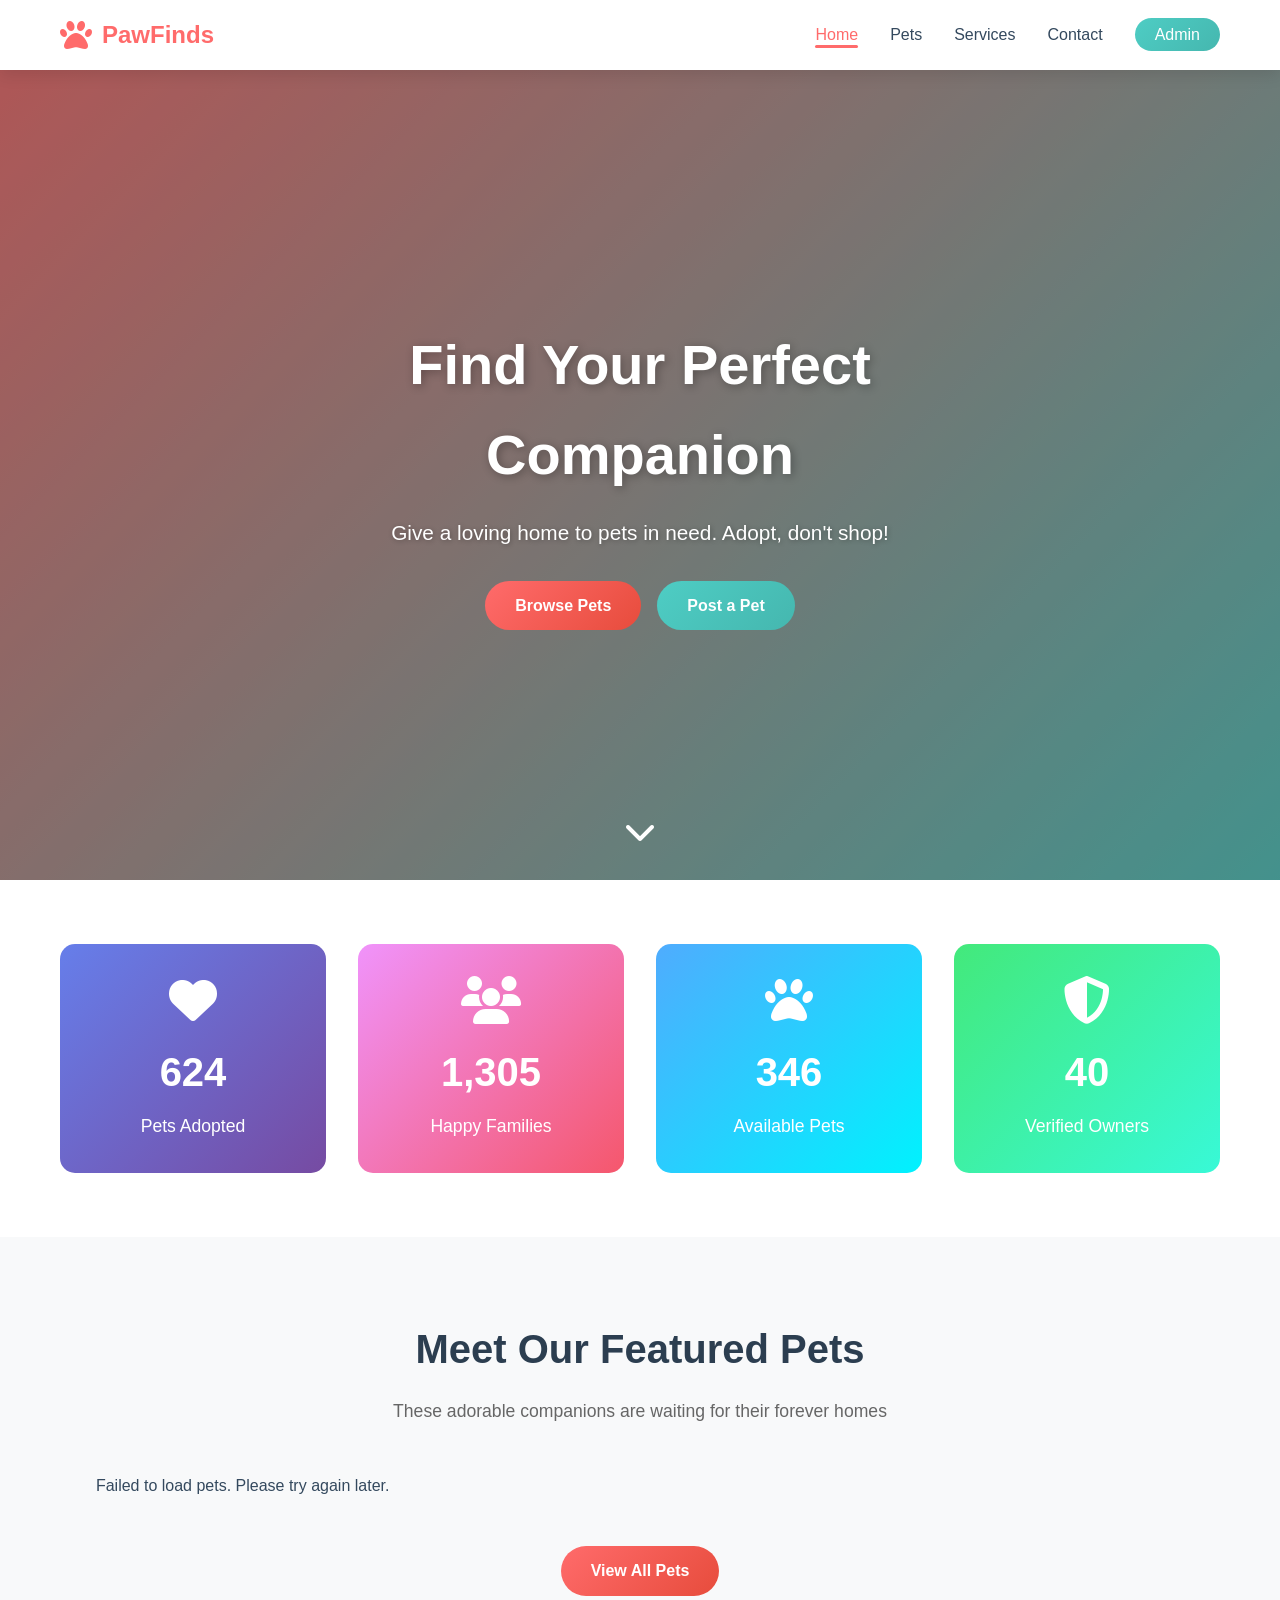
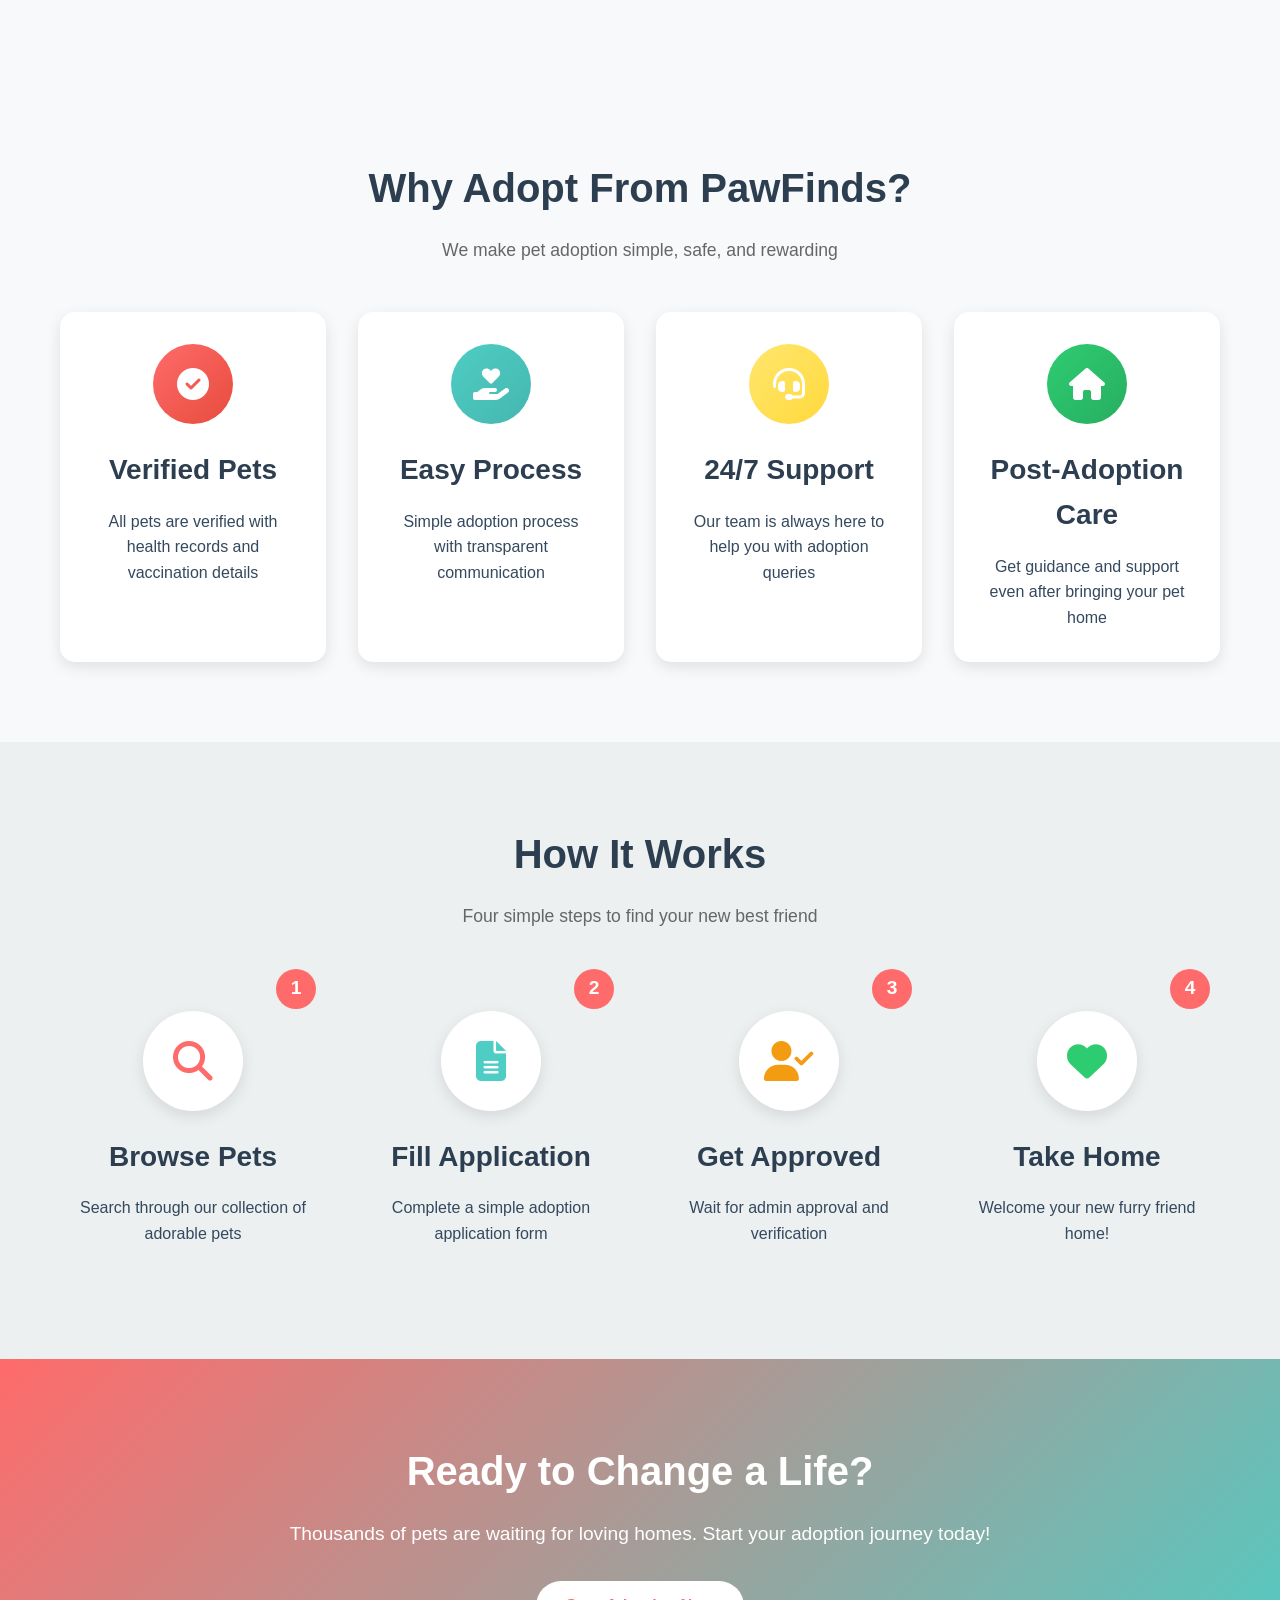
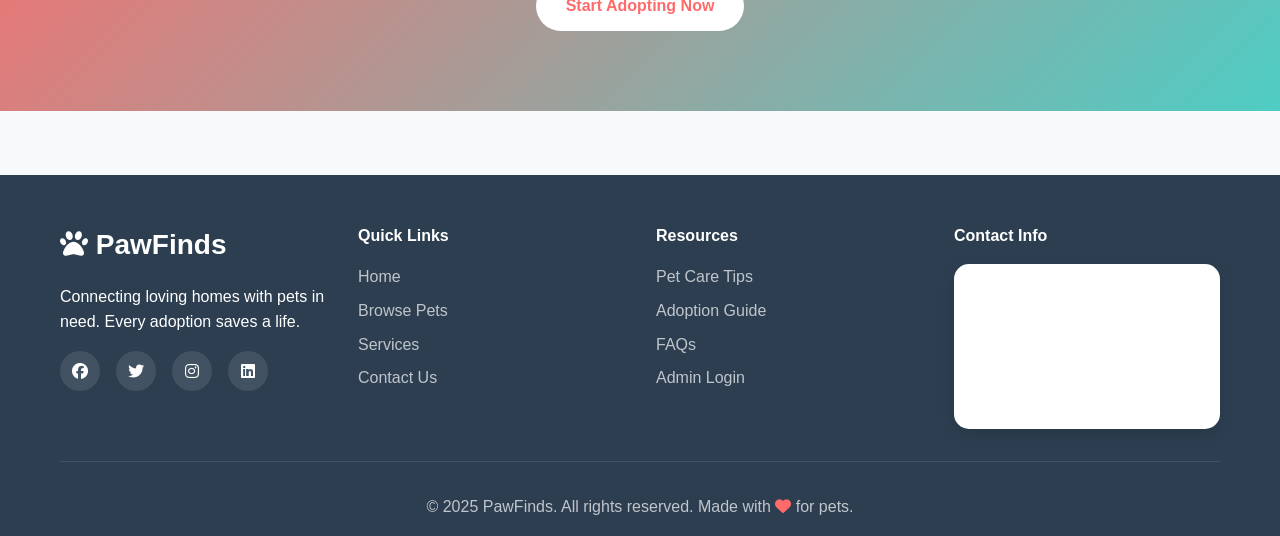
<file: Pet-Adoption-Centre-Management-System-main/PawFinds-Java/src/main/resources/static/index.html>
<!DOCTYPE html>
<html lang="en">
<head>
    <meta charset="UTF-8">
    <meta name="viewport" content="width=device-width, initial-scale=1.0">
    <title>PawFinds - Find Your Perfect Pet</title>
    <link rel="stylesheet" href="css/style.css">
    <link rel="stylesheet" href="https://cdnjs.cloudflare.com/ajax/libs/font-awesome/6.4.0/css/all.min.css">
</head>
<body>
    <!-- Navigation Bar -->
    <nav class="navbar">
        <div class="container">
            <div class="nav-brand">
                <i class="fas fa-paw"></i>
                <span>PawFinds</span>
            </div>
            <ul class="nav-menu">
                <li><a href="index.html" class="active">Home</a></li>
                <li><a href="pets.html">Pets</a></li>
                <li><a href="services.html">Services</a></li>
                <li><a href="contact.html">Contact</a></li>
                <li><a href="admin-login.html" class="admin-btn">Admin</a></li>
            </ul>
            <div class="hamburger">
                <span></span>
                <span></span>
                <span></span>
            </div>
        </div>
    </nav>

    <!-- Hero Section -->
    <section class="hero">
        <div class="hero-overlay"></div>
        <div class="hero-content">
            <h1 class="animate-fade-in">Find Your Perfect Companion</h1>
            <p class="animate-fade-in-delay">Give a loving home to pets in need. Adopt, don't shop!</p>
            <div class="hero-buttons animate-fade-in-delay-2">
                <a href="pets.html" class="btn btn-primary">Browse Pets</a>
                <a href="services.html#post" class="btn btn-secondary">Post a Pet</a>
            </div>
        </div>
        <div class="scroll-indicator">
            <i class="fas fa-chevron-down"></i>
        </div>
    </section>

    <!-- Stats Section -->
    <section class="stats-section">
        <div class="container">
            <div class="stats-grid">
                <div class="stat-card">
                    <i class="fas fa-heart"></i>
                    <h3 class="counter" data-target="1500">0</h3>
                    <p>Pets Adopted</p>
                </div>
                <div class="stat-card">
                    <i class="fas fa-users"></i>
                    <h3 class="counter" data-target="3200">0</h3>
                    <p>Happy Families</p>
                </div>
                <div class="stat-card">
                    <i class="fas fa-paw"></i>
                    <h3 class="counter" data-target="850">0</h3>
                    <p>Available Pets</p>
                </div>
                <div class="stat-card">
                    <i class="fas fa-shield-alt"></i>
                    <h3 class="counter" data-target="100">0</h3>
                    <p>Verified Owners</p>
                </div>
            </div>
        </div>
    </section>

    <!-- Featured Pets Section -->
    <section class="featured-pets">
        <div class="container">
            <div class="section-header">
                <h2>Meet Our Featured Pets</h2>
                <p>These adorable companions are waiting for their forever homes</p>
            </div>
            <div class="pets-grid" id="featuredPetsGrid">
                <!-- Pets will be loaded dynamically -->
                <div class="loading">
                    <i class="fas fa-spinner fa-spin"></i>
                    <p>Loading pets...</p>
                </div>
            </div>
            <div class="text-center">
                <a href="pets.html" class="btn btn-primary">View All Pets</a>
            </div>
        </div>
    </section>

    <!-- Why Adopt Section -->
    <section class="why-adopt">
        <div class="container">
            <div class="section-header">
                <h2>Why Adopt From PawFinds?</h2>
                <p>We make pet adoption simple, safe, and rewarding</p>
            </div>
            <div class="features-grid">
                <div class="feature-card">
                    <div class="feature-icon">
                        <i class="fas fa-check-circle"></i>
                    </div>
                    <h3>Verified Pets</h3>
                    <p>All pets are verified with health records and vaccination details</p>
                </div>
                <div class="feature-card">
                    <div class="feature-icon">
                        <i class="fas fa-hand-holding-heart"></i>
                    </div>
                    <h3>Easy Process</h3>
                    <p>Simple adoption process with transparent communication</p>
                </div>
                <div class="feature-card">
                    <div class="feature-icon">
                        <i class="fas fa-headset"></i>
                    </div>
                    <h3>24/7 Support</h3>
                    <p>Our team is always here to help you with adoption queries</p>
                </div>
                <div class="feature-card">
                    <div class="feature-icon">
                        <i class="fas fa-home"></i>
                    </div>
                    <h3>Post-Adoption Care</h3>
                    <p>Get guidance and support even after bringing your pet home</p>
                </div>
            </div>
        </div>
    </section>

    <!-- How It Works Section -->
    <section class="how-it-works">
        <div class="container">
            <div class="section-header">
                <h2>How It Works</h2>
                <p>Four simple steps to find your new best friend</p>
            </div>
            <div class="steps-container">
                <div class="step">
                    <div class="step-number">1</div>
                    <div class="step-icon">
                        <i class="fas fa-search"></i>
                    </div>
                    <h3>Browse Pets</h3>
                    <p>Search through our collection of adorable pets</p>
                </div>
                <div class="step">
                    <div class="step-number">2</div>
                    <div class="step-icon">
                        <i class="fas fa-file-alt"></i>
                    </div>
                    <h3>Fill Application</h3>
                    <p>Complete a simple adoption application form</p>
                </div>
                <div class="step">
                    <div class="step-number">3</div>
                    <div class="step-icon">
                        <i class="fas fa-user-check"></i>
                    </div>
                    <h3>Get Approved</h3>
                    <p>Wait for admin approval and verification</p>
                </div>
                <div class="step">
                    <div class="step-number">4</div>
                    <div class="step-icon">
                        <i class="fas fa-heart"></i>
                    </div>
                    <h3>Take Home</h3>
                    <p>Welcome your new furry friend home!</p>
                </div>
            </div>
        </div>
    </section>

    <!-- CTA Section -->
    <section class="cta-section">
        <div class="container">
            <div class="cta-content">
                <h2>Ready to Change a Life?</h2>
                <p>Thousands of pets are waiting for loving homes. Start your adoption journey today!</p>
                <a href="pets.html" class="btn btn-light">Start Adopting Now</a>
            </div>
        </div>
    </section>

    <!-- Footer -->
    <footer class="footer">
        <div class="container">
            <div class="footer-grid">
                <div class="footer-section">
                    <h3><i class="fas fa-paw"></i> PawFinds</h3>
                    <p>Connecting loving homes with pets in need. Every adoption saves a life.</p>
                    <div class="social-links">
                        <a href="#"><i class="fab fa-facebook"></i></a>
                        <a href="#"><i class="fab fa-twitter"></i></a>
                        <a href="#"><i class="fab fa-instagram"></i></a>
                        <a href="#"><i class="fab fa-linkedin"></i></a>
                    </div>
                </div>
                <div class="footer-section">
                    <h4>Quick Links</h4>
                    <ul>
                        <li><a href="index.html">Home</a></li>
                        <li><a href="pets.html">Browse Pets</a></li>
                        <li><a href="services.html">Services</a></li>
                        <li><a href="contact.html">Contact Us</a></li>
                    </ul>
                </div>
                <div class="footer-section">
                    <h4>Resources</h4>
                    <ul>
                        <li><a href="#">Pet Care Tips</a></li>
                        <li><a href="#">Adoption Guide</a></li>
                        <li><a href="#">FAQs</a></li>
                        <li><a href="admin-login.html">Admin Login</a></li>
                    </ul>
                </div>
                <div class="footer-section">
                    <h4>Contact Info</h4>
                    <ul class="contact-info">
                        <li><i class="fas fa-envelope"></i> info@pawfinds.com</li>
                        <li><i class="fas fa-phone"></i> +1 234 567 8900</li>
                        <li><i class="fas fa-map-marker-alt"></i> 123 Pet Street, City</li>
                    </ul>
                </div>
            </div>
            <div class="footer-bottom">
                <p>&copy; 2025 PawFinds. All rights reserved. Made with <i class="fas fa-heart"></i> for pets.</p>
            </div>
        </div>
    </footer>

    <script src="js/api.js"></script>
    <script src="js/main.js"></script>
</body>
</html>
</file>
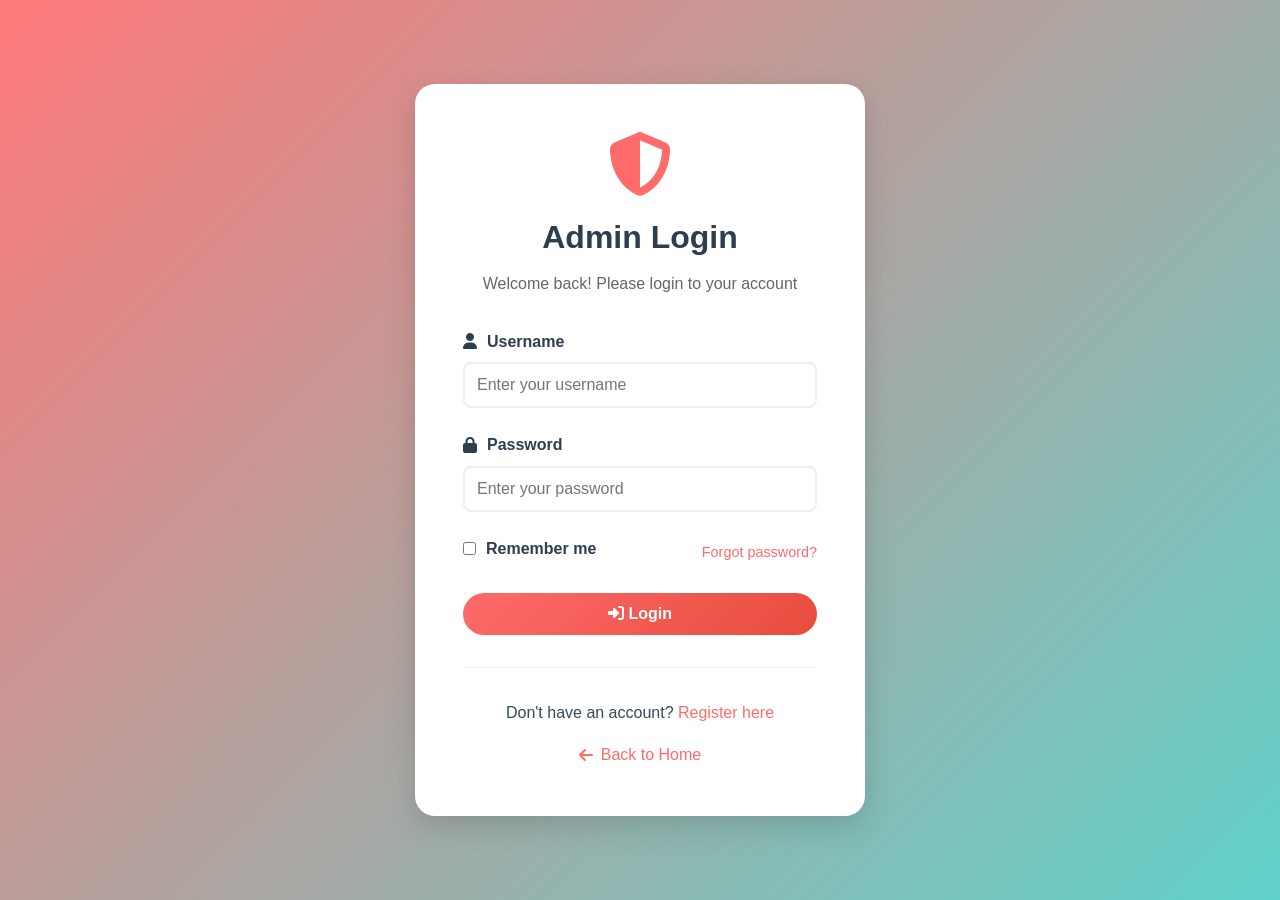
<file: Pet-Adoption-Centre-Management-System-main/PawFinds-Java/src/main/resources/static/admin-login.html>
<!DOCTYPE html>
<html lang="en">
<head>
    <meta charset="UTF-8">
    <meta name="viewport" content="width=device-width, initial-scale=1.0">
    <title>Admin Login - PawFinds</title>
    <link rel="stylesheet" href="css/style.css">
    <link rel="stylesheet" href="https://cdnjs.cloudflare.com/ajax/libs/font-awesome/6.4.0/css/all.min.css">
</head>
<body>
    <div class="login-container">
        <div class="login-box">
            <div class="login-header">
                <i class="fas fa-shield-alt"></i>
                <h2>Admin Login</h2>
                <p>Welcome back! Please login to your account</p>
            </div>
            
            <form id="adminLoginForm" class="login-form">
                <div class="form-group">
                    <label><i class="fas fa-user"></i> Username</label>
                    <input type="text" id="username" required placeholder="Enter your username">
                </div>

                <div class="form-group">
                    <label><i class="fas fa-lock"></i> Password</label>
                    <input type="password" id="password" required placeholder="Enter your password">
                </div>

                <div class="form-options">
                    <label class="checkbox-label">
                        <input type="checkbox" id="rememberMe">
                        <span>Remember me</span>
                    </label>
                    <a href="#" class="forgot-link">Forgot password?</a>
                </div>

                <button type="submit" class="btn btn-primary btn-block">
                    <i class="fas fa-sign-in-alt"></i> Login
                </button>
            </form>

            <div class="login-footer">
                <p>Don't have an account? <a href="#" onclick="showRegisterForm()">Register here</a></p>
                <a href="index.html" class="back-link"><i class="fas fa-arrow-left"></i> Back to Home</a>
            </div>
        </div>
    </div>

    <!-- Register Modal -->
    <div id="registerModal" class="modal">
        <div class="modal-content">
            <span class="close" onclick="closeRegisterModal()">&times;</span>
            <h2><i class="fas fa-user-plus"></i> Admin Registration</h2>
            <form id="adminRegisterForm" class="adoption-form">
                <div class="form-group">
                    <label>Username *</label>
                    <input type="text" id="regUsername" required>
                </div>

                <div class="form-group">
                    <label>Email *</label>
                    <input type="email" id="regEmail" required>
                </div>

                <div class="form-group">
                    <label>Full Name *</label>
                    <input type="text" id="regFullName" required>
                </div>

                <div class="form-group">
                    <label>Password *</label>
                    <input type="password" id="regPassword" required>
                </div>

                <div class="form-group">
                    <label>Confirm Password *</label>
                    <input type="password" id="regConfirmPassword" required>
                </div>

                <div class="form-actions">
                    <button type="submit" class="btn btn-primary">
                        <i class="fas fa-user-plus"></i> Register
                    </button>
                    <button type="button" class="btn btn-secondary" onclick="closeRegisterModal()">Cancel</button>
                </div>
            </form>
        </div>
    </div>

    <script src="js/api.js"></script>
    <script src="js/admin-login.js"></script>
</body>
</html>
</file>
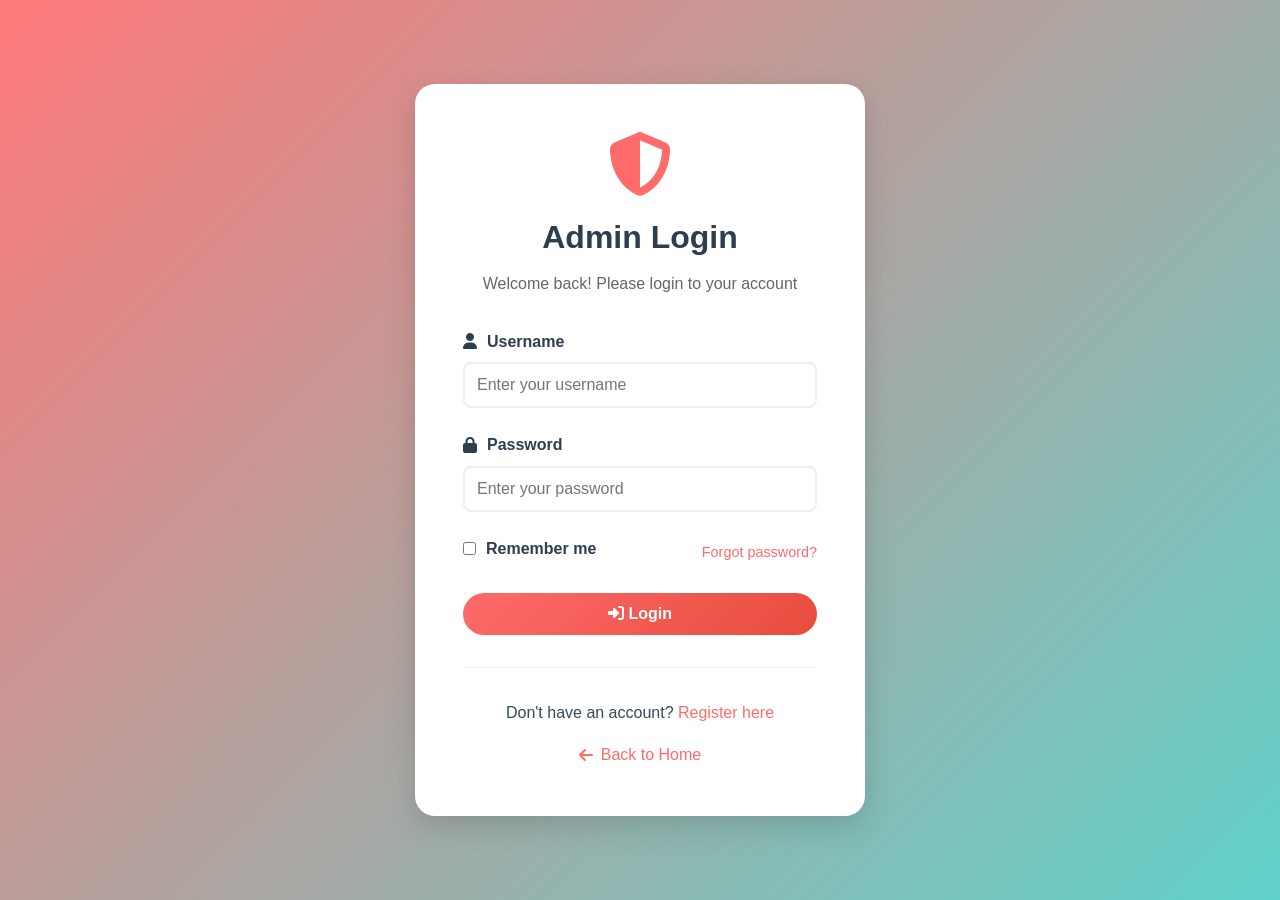
<file: Pet-Adoption-Centre-Management-System-main/PawFinds-Java/src/main/resources/static/admin-panel.html>
<!DOCTYPE html>
<html lang="en">
<head>
    <meta charset="UTF-8">
    <meta name="viewport" content="width=device-width, initial-scale=1.0">
    <title>Admin Panel - PawFinds</title>
    <link rel="stylesheet" href="css/style.css">
    <link rel="stylesheet" href="https://cdnjs.cloudflare.com/ajax/libs/font-awesome/6.4.0/css/all.min.css">
</head>
<body class="admin-body">
    <!-- Admin Navigation -->
    <nav class="admin-navbar">
        <div class="admin-nav-brand">
            <i class="fas fa-paw"></i>
            <span>PawFinds Admin</span>
        </div>
        <div class="admin-nav-right">
            <span class="admin-username"><i class="fas fa-user"></i> <span id="adminName">Admin</span></span>
            <button class="btn btn-danger btn-sm" onclick="logout()">
                <i class="fas fa-sign-out-alt"></i> Logout
            </button>
        </div>
    </nav>

    <!-- Admin Container -->
    <div class="admin-container">
        <!-- Sidebar -->
        <aside class="admin-sidebar">
            <ul class="admin-menu">
                <li class="active" onclick="showSection('dashboard')">
                    <i class="fas fa-tachometer-alt"></i>
                    <span>Dashboard</span>
                </li>
                <li onclick="showSection('pets')">
                    <i class="fas fa-paw"></i>
                    <span>Manage Pets</span>
                </li>
                <li onclick="showSection('adoptions')">
                    <i class="fas fa-clipboard-list"></i>
                    <span>Adoption Requests</span>
                </li>
                <li onclick="showSection('approved')">
                    <i class="fas fa-check-circle"></i>
                    <span>Approved</span>
                </li>
                <li onclick="showSection('adopted')">
                    <i class="fas fa-heart"></i>
                    <span>Adoption History</span>
                </li>
            </ul>
        </aside>

        <!-- Main Content -->
        <main class="admin-main">
            <!-- Dashboard Section -->
            <section id="dashboard" class="admin-section active">
                <h1>Dashboard Overview</h1>
                <div class="dashboard-cards">
                    <div class="dashboard-card">
                        <div class="card-icon blue">
                            <i class="fas fa-paw"></i>
                        </div>
                        <div class="card-info">
                            <h3 id="totalPets">0</h3>
                            <p>Total Pets</p>
                        </div>
                    </div>
                    <div class="dashboard-card">
                        <div class="card-icon green">
                            <i class="fas fa-check"></i>
                        </div>
                        <div class="card-info">
                            <h3 id="availablePets">0</h3>
                            <p>Available</p>
                        </div>
                    </div>
                    <div class="dashboard-card">
                        <div class="card-icon orange">
                            <i class="fas fa-clock"></i>
                        </div>
                        <div class="card-info">
                            <h3 id="pendingRequests">0</h3>
                            <p>Pending Requests</p>
                        </div>
                    </div>
                    <div class="dashboard-card">
                        <div class="card-icon red">
                            <i class="fas fa-heart"></i>
                        </div>
                        <div class="card-info">
                            <h3 id="adoptedPets">0</h3>
                            <p>Adopted</p>
                        </div>
                    </div>
                </div>

                <div class="dashboard-charts">
                    <div class="chart-container">
                        <h3>Recent Activities</h3>
                        <div id="recentActivities" class="activities-list">
                            <!-- Activities will be loaded here -->
                        </div>
                    </div>
                </div>
            </section>

            <!-- Manage Pets Section -->
            <section id="pets" class="admin-section">
                <div class="section-header-admin">
                    <h1>Manage Pets</h1>
                    <button class="btn btn-primary" onclick="location.href='services.html#post'">
                        <i class="fas fa-plus"></i> Add New Pet
                    </button>
                </div>
                <div class="table-container">
                    <table class="admin-table">
                        <thead>
                            <tr>
                                <th>ID</th>
                                <th>Name</th>
                                <th>Type</th>
                                <th>Breed</th>
                                <th>Age</th>
                                <th>Status</th>
                                <th>Posted Date</th>
                                <th>Actions</th>
                            </tr>
                        </thead>
                        <tbody id="petsTableBody">
                            <tr>
                                <td colspan="8" class="text-center">Loading...</td>
                            </tr>
                        </tbody>
                    </table>
                </div>
            </section>

            <!-- Adoption Requests Section -->
            <section id="adoptions" class="admin-section">
                <h1>Pending Adoption Requests</h1>
                <div class="table-container">
                    <table class="admin-table">
                        <thead>
                            <tr>
                                <th>ID</th>
                                <th>Adopter Name</th>
                                <th>Email</th>
                                <th>Phone</th>
                                <th>Pet Name</th>
                                <th>Submitted Date</th>
                                <th>Actions</th>
                            </tr>
                        </thead>
                        <tbody id="adoptionsTableBody">
                            <tr>
                                <td colspan="7" class="text-center">Loading...</td>
                            </tr>
                        </tbody>
                    </table>
                </div>
            </section>

            <!-- Approved Requests Section -->
            <section id="approved" class="admin-section">
                <h1>Approved Adoption Requests</h1>
                <div class="table-container">
                    <table class="admin-table">
                        <thead>
                            <tr>
                                <th>ID</th>
                                <th>Adopter Name</th>
                                <th>Pet Name</th>
                                <th>Approved Date</th>
                                <th>Comments</th>
                                <th>Actions</th>
                            </tr>
                        </thead>
                        <tbody id="approvedTableBody">
                            <tr>
                                <td colspan="6" class="text-center">Loading...</td>
                            </tr>
                        </tbody>
                    </table>
                </div>
            </section>

            <!-- Adoption History Section -->
            <section id="adopted" class="admin-section">
                <h1>Adoption History</h1>
                <div class="table-container">
                    <table class="admin-table">
                        <thead>
                            <tr>
                                <th>ID</th>
                                <th>Adopter Name</th>
                                <th>Pet Name</th>
                                <th>Adoption Date</th>
                                <th>Contact</th>
                            </tr>
                        </thead>
                        <tbody id="adoptedTableBody">
                            <tr>
                                <td colspan="5" class="text-center">Loading...</td>
                            </tr>
                        </tbody>
                    </table>
                </div>
            </section>
        </main>
    </div>

    <!-- View Details Modal -->
    <div id="detailsModal" class="modal">
        <div class="modal-content">
            <span class="close" onclick="closeDetailsModal()">&times;</span>
            <div id="modalDetails"></div>
        </div>
    </div>

    <script src="js/api.js"></script>
    <script src="js/admin-panel.js"></script>
</body>
</html>
</file>
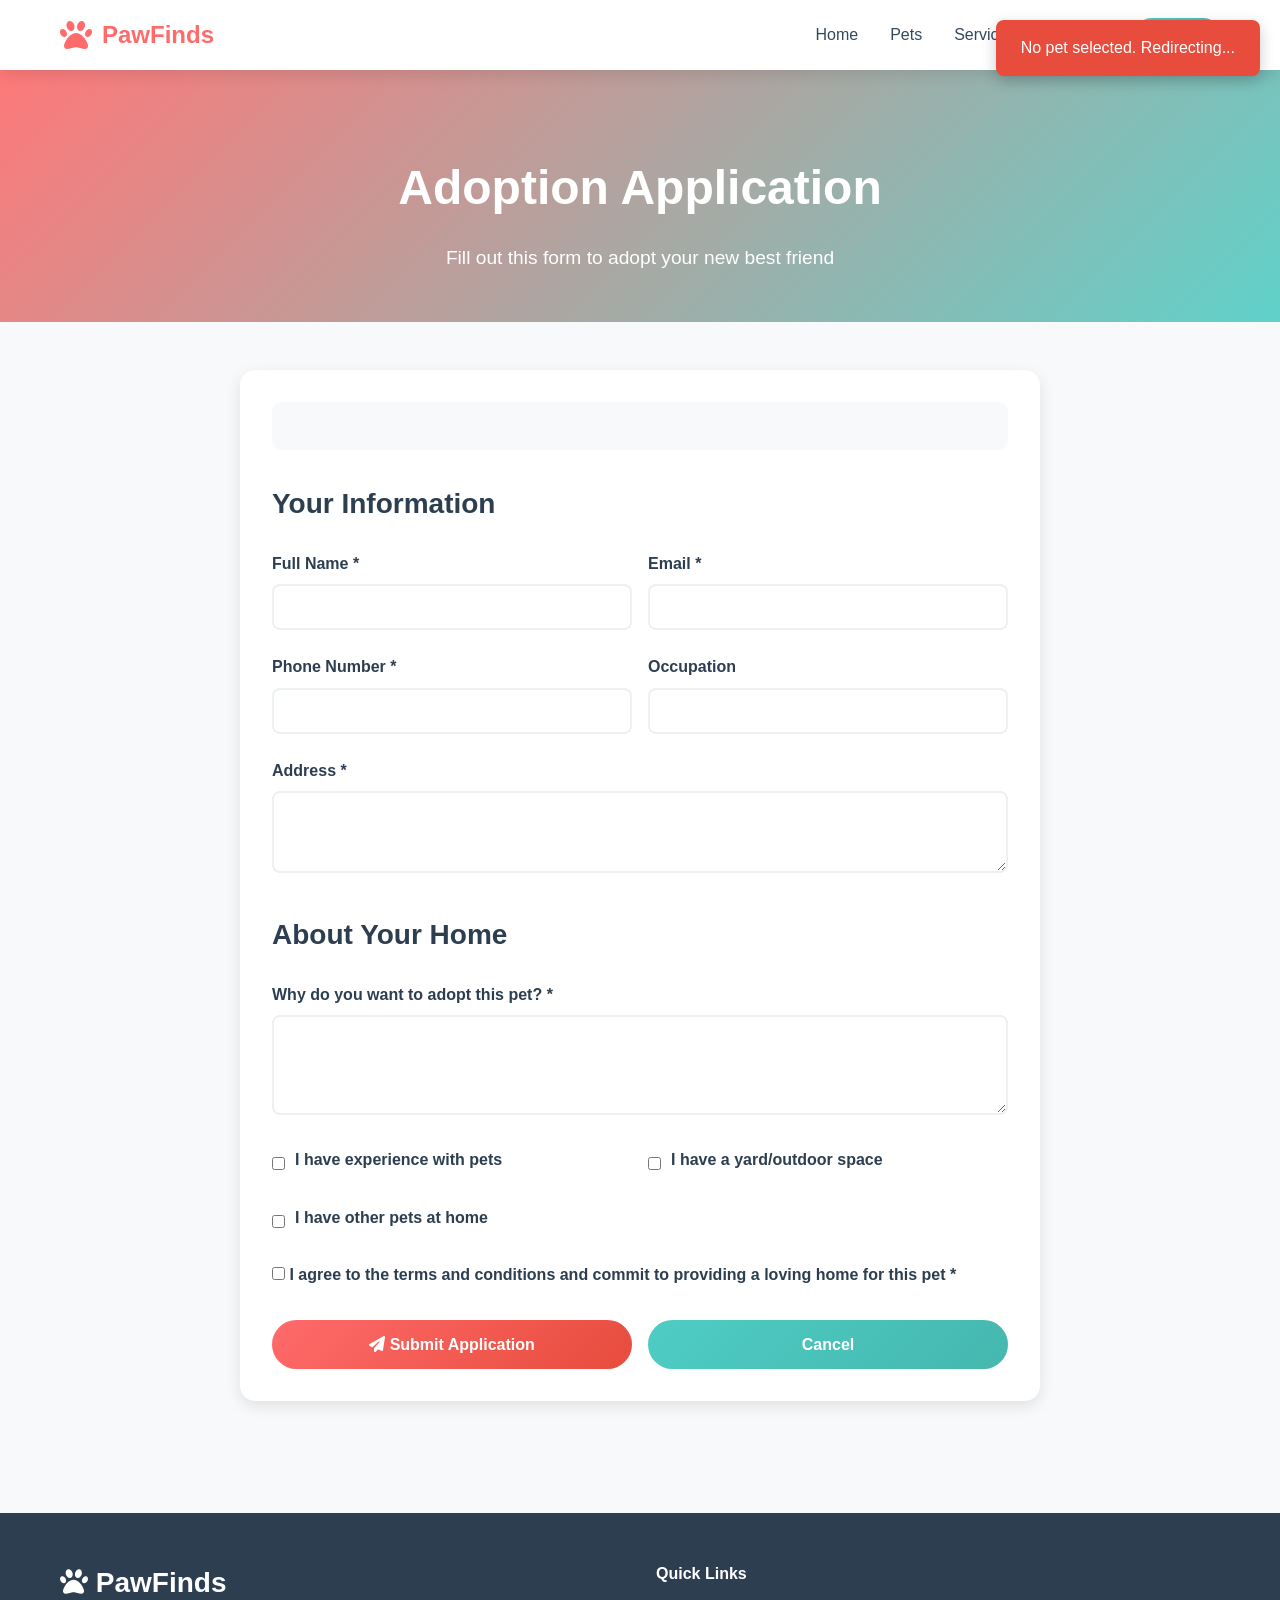
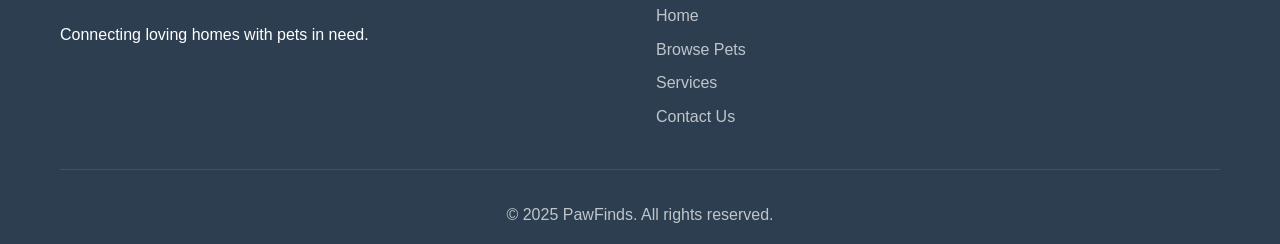
<file: Pet-Adoption-Centre-Management-System-main/PawFinds-Java/src/main/resources/static/adoption-form.html>
<!DOCTYPE html>
<html lang="en">
<head>
    <meta charset="UTF-8">
    <meta name="viewport" content="width=device-width, initial-scale=1.0">
    <title>Adoption Application - PawFinds</title>
    <link rel="stylesheet" href="css/style.css">
    <link rel="stylesheet" href="https://cdnjs.cloudflare.com/ajax/libs/font-awesome/6.4.0/css/all.min.css">
</head>
<body>
    <!-- Navigation Bar -->
    <nav class="navbar">
        <div class="container">
            <div class="nav-brand">
                <i class="fas fa-paw"></i>
                <span>PawFinds</span>
            </div>
            <ul class="nav-menu">
                <li><a href="index.html">Home</a></li>
                <li><a href="pets.html">Pets</a></li>
                <li><a href="services.html">Services</a></li>
                <li><a href="contact.html">Contact</a></li>
                <li><a href="admin-login.html" class="admin-btn">Admin</a></li>
            </ul>
            <div class="hamburger">
                <span></span>
                <span></span>
                <span></span>
            </div>
        </div>
    </nav>

    <!-- Page Header -->
    <section class="page-header">
        <div class="container">
            <h1>Adoption Application</h1>
            <p>Fill out this form to adopt your new best friend</p>
        </div>
    </section>

    <!-- Adoption Form Section -->
    <section class="contact-section">
        <div class="container">
            <div style="max-width: 800px; margin: 0 auto;">
                <div class="contact-form-container">
                    <div id="petInfo" style="background: #f8f9fa; padding: 1.5rem; border-radius: 10px; margin-bottom: 2rem;">
                        <!-- Pet info will be loaded here -->
                    </div>

                    <form id="adoptionForm" class="adoption-form">
                        <h3 style="margin-bottom: 1.5rem;">Your Information</h3>
                        
                        <div class="form-row">
                            <div class="form-group">
                                <label>Full Name *</label>
                                <input type="text" id="adopterName" required>
                            </div>
                            <div class="form-group">
                                <label>Email *</label>
                                <input type="email" id="email" required>
                            </div>
                        </div>

                        <div class="form-row">
                            <div class="form-group">
                                <label>Phone Number *</label>
                                <input type="tel" id="phone" required>
                            </div>
                            <div class="form-group">
                                <label>Occupation</label>
                                <input type="text" id="occupation">
                            </div>
                        </div>

                        <div class="form-group">
                            <label>Address *</label>
                            <textarea id="address" rows="3" required></textarea>
                        </div>

                        <h3 style="margin: 2rem 0 1.5rem 0;">About Your Home</h3>

                        <div class="form-group">
                            <label>Why do you want to adopt this pet? *</label>
                            <textarea id="reasonForAdoption" rows="4" required></textarea>
                        </div>

                        <div class="form-row checkbox-row">
                            <div class="form-group checkbox-group">
                                <input type="checkbox" id="hasExperience">
                                <label for="hasExperience">I have experience with pets</label>
                            </div>
                            <div class="form-group checkbox-group">
                                <input type="checkbox" id="hasYard">
                                <label for="hasYard">I have a yard/outdoor space</label>
                            </div>
                        </div>

                        <div class="form-group checkbox-group">
                            <input type="checkbox" id="hasOtherPets">
                            <label for="hasOtherPets">I have other pets at home</label>
                        </div>

                        <div class="form-group" id="otherPetsDetailsGroup" style="display: none;">
                            <label>Please provide details about your other pets</label>
                            <textarea id="otherPetsDetails" rows="3"></textarea>
                        </div>

                        <div class="form-group">
                            <label class="checkbox-label">
                                <input type="checkbox" id="agreeTerms" required>
                                <span>I agree to the terms and conditions and commit to providing a loving home for this pet *</span>
                            </label>
                        </div>

                        <div class="form-actions">
                            <button type="submit" class="btn btn-primary">
                                <i class="fas fa-paper-plane"></i> Submit Application
                            </button>
                            <a href="pets.html" class="btn btn-secondary">Cancel</a>
                        </div>
                    </form>
                </div>
            </div>
        </div>
    </section>

    <!-- Footer -->
    <footer class="footer">
        <div class="container">
            <div class="footer-grid">
                <div class="footer-section">
                    <h3><i class="fas fa-paw"></i> PawFinds</h3>
                    <p>Connecting loving homes with pets in need.</p>
                </div>
                <div class="footer-section">
                    <h4>Quick Links</h4>
                    <ul>
                        <li><a href="index.html">Home</a></li>
                        <li><a href="pets.html">Browse Pets</a></li>
                        <li><a href="services.html">Services</a></li>
                        <li><a href="contact.html">Contact Us</a></li>
                    </ul>
                </div>
            </div>
            <div class="footer-bottom">
                <p>&copy; 2025 PawFinds. All rights reserved.</p>
            </div>
        </div>
    </footer>

    <script src="js/api.js"></script>
    <script src="js/adoption-form.js"></script>
</body>
</html>
</file>
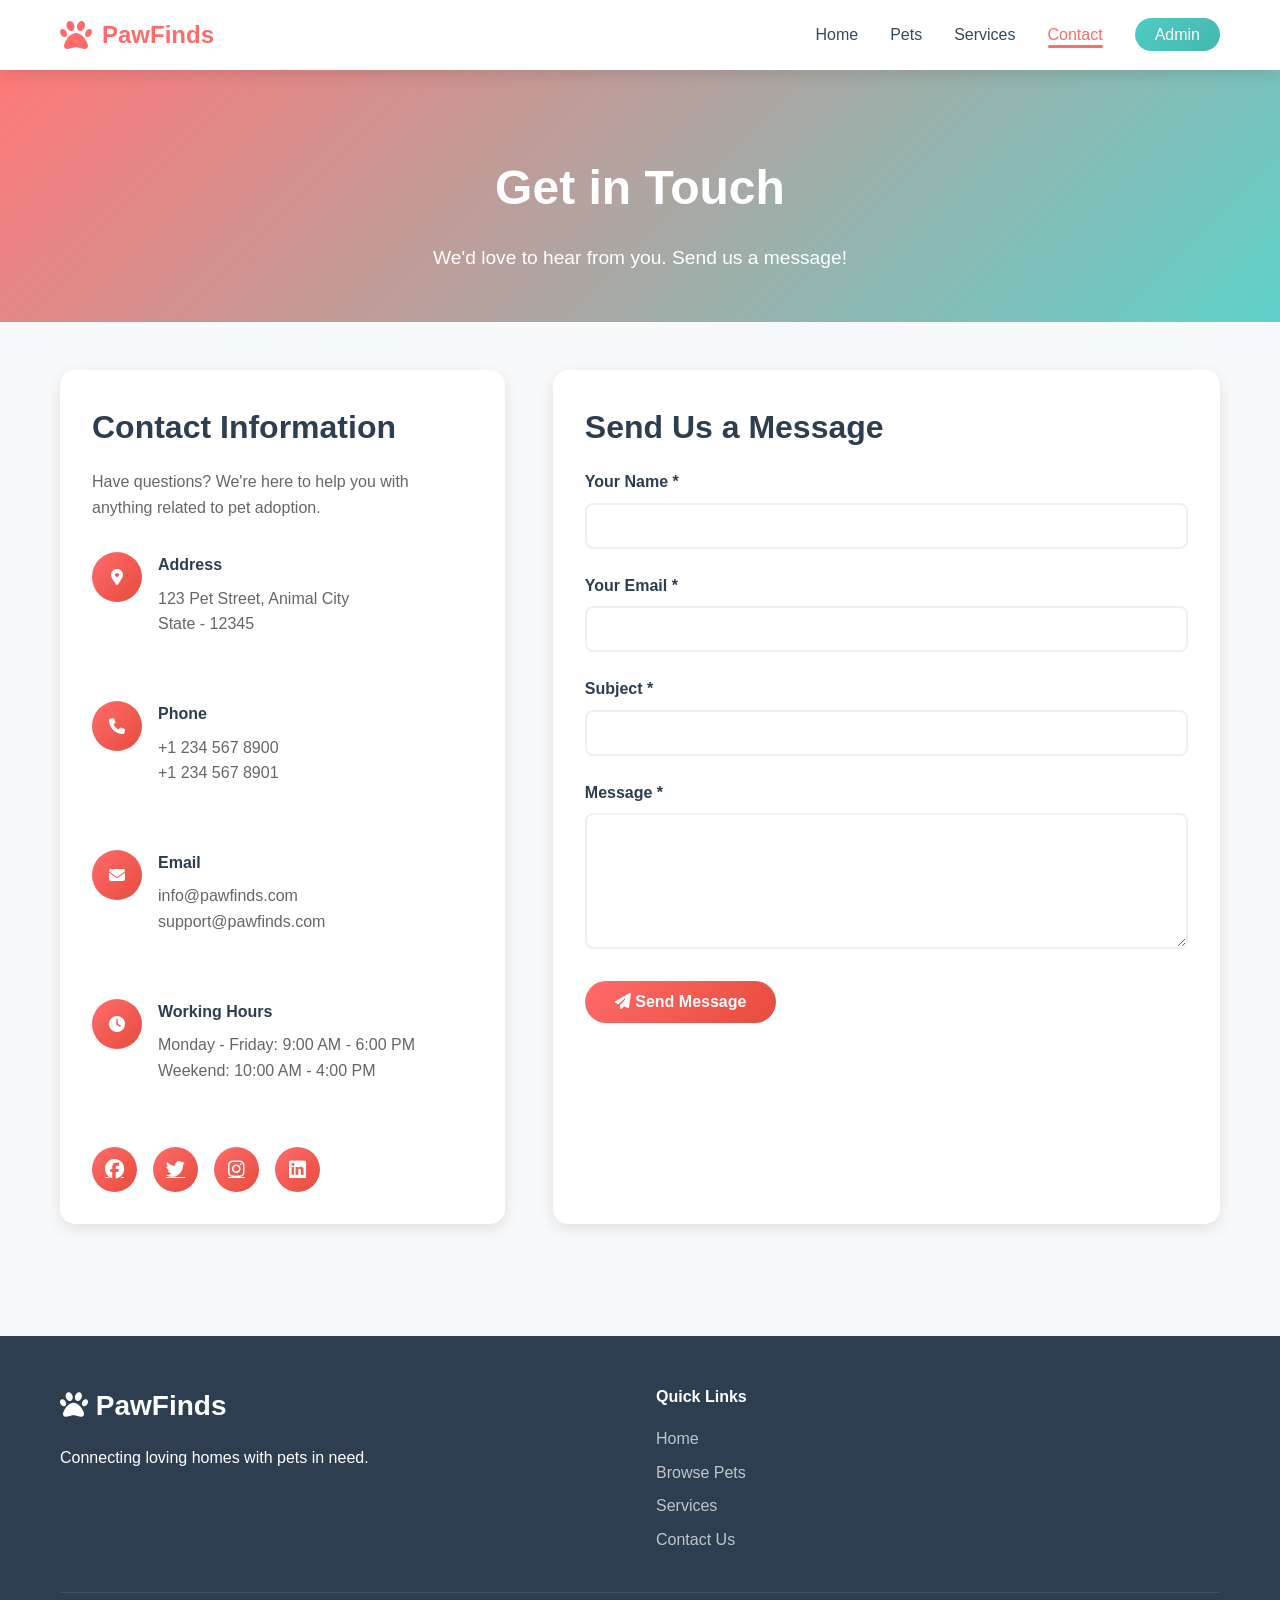
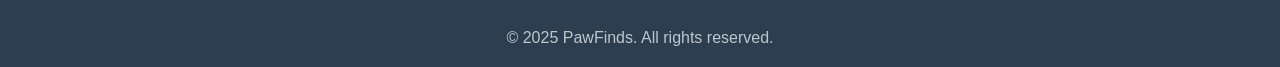
<file: Pet-Adoption-Centre-Management-System-main/PawFinds-Java/src/main/resources/static/contact.html>
<!DOCTYPE html>
<html lang="en">
<head>
    <meta charset="UTF-8">
    <meta name="viewport" content="width=device-width, initial-scale=1.0">
    <title>Contact Us - PawFinds</title>
    <link rel="stylesheet" href="css/style.css">
    <link rel="stylesheet" href="https://cdnjs.cloudflare.com/ajax/libs/font-awesome/6.4.0/css/all.min.css">
</head>
<body>
    <!-- Navigation Bar -->
    <nav class="navbar">
        <div class="container">
            <div class="nav-brand">
                <i class="fas fa-paw"></i>
                <span>PawFinds</span>
            </div>
            <ul class="nav-menu">
                <li><a href="index.html">Home</a></li>
                <li><a href="pets.html">Pets</a></li>
                <li><a href="services.html">Services</a></li>
                <li><a href="contact.html" class="active">Contact</a></li>
                <li><a href="admin-login.html" class="admin-btn">Admin</a></li>
            </ul>
            <div class="hamburger">
                <span></span>
                <span></span>
                <span></span>
            </div>
        </div>
    </nav>

    <!-- Page Header -->
    <section class="page-header">
        <div class="container">
            <h1>Get in Touch</h1>
            <p>We'd love to hear from you. Send us a message!</p>
        </div>
    </section>

    <!-- Contact Section -->
    <section class="contact-section">
        <div class="container">
            <div class="contact-grid">
                <div class="contact-info">
                    <h2>Contact Information</h2>
                    <p>Have questions? We're here to help you with anything related to pet adoption.</p>
                    
                    <div class="contact-item">
                        <div class="contact-icon">
                            <i class="fas fa-map-marker-alt"></i>
                        </div>
                        <div>
                            <h4>Address</h4>
                            <p>123 Pet Street, Animal City<br>State - 12345</p>
                        </div>
                    </div>

                    <div class="contact-item">
                        <div class="contact-icon">
                            <i class="fas fa-phone"></i>
                        </div>
                        <div>
                            <h4>Phone</h4>
                            <p>+1 234 567 8900<br>+1 234 567 8901</p>
                        </div>
                    </div>

                    <div class="contact-item">
                        <div class="contact-icon">
                            <i class="fas fa-envelope"></i>
                        </div>
                        <div>
                            <h4>Email</h4>
                            <p>info@pawfinds.com<br>support@pawfinds.com</p>
                        </div>
                    </div>

                    <div class="contact-item">
                        <div class="contact-icon">
                            <i class="fas fa-clock"></i>
                        </div>
                        <div>
                            <h4>Working Hours</h4>
                            <p>Monday - Friday: 9:00 AM - 6:00 PM<br>Weekend: 10:00 AM - 4:00 PM</p>
                        </div>
                    </div>

                    <div class="social-links-large">
                        <a href="#"><i class="fab fa-facebook"></i></a>
                        <a href="#"><i class="fab fa-twitter"></i></a>
                        <a href="#"><i class="fab fa-instagram"></i></a>
                        <a href="#"><i class="fab fa-linkedin"></i></a>
                    </div>
                </div>

                <div class="contact-form-container">
                    <h2>Send Us a Message</h2>
                    <form id="contactForm" class="contact-form">
                        <div class="form-group">
                            <label>Your Name *</label>
                            <input type="text" id="name" required>
                        </div>

                        <div class="form-group">
                            <label>Your Email *</label>
                            <input type="email" id="email" required>
                        </div>

                        <div class="form-group">
                            <label>Subject *</label>
                            <input type="text" id="subject" required>
                        </div>

                        <div class="form-group">
                            <label>Message *</label>
                            <textarea id="message" rows="6" required></textarea>
                        </div>

                        <button type="submit" class="btn btn-primary">
                            <i class="fas fa-paper-plane"></i> Send Message
                        </button>
                    </form>
                </div>
            </div>
        </div>
    </section>

    <!-- Footer -->
    <footer class="footer">
        <div class="container">
            <div class="footer-grid">
                <div class="footer-section">
                    <h3><i class="fas fa-paw"></i> PawFinds</h3>
                    <p>Connecting loving homes with pets in need.</p>
                </div>
                <div class="footer-section">
                    <h4>Quick Links</h4>
                    <ul>
                        <li><a href="index.html">Home</a></li>
                        <li><a href="pets.html">Browse Pets</a></li>
                        <li><a href="services.html">Services</a></li>
                        <li><a href="contact.html">Contact Us</a></li>
                    </ul>
                </div>
            </div>
            <div class="footer-bottom">
                <p>&copy; 2025 PawFinds. All rights reserved.</p>
            </div>
        </div>
    </footer>

    <script src="js/contact.js"></script>
</body>
</html>
</file>
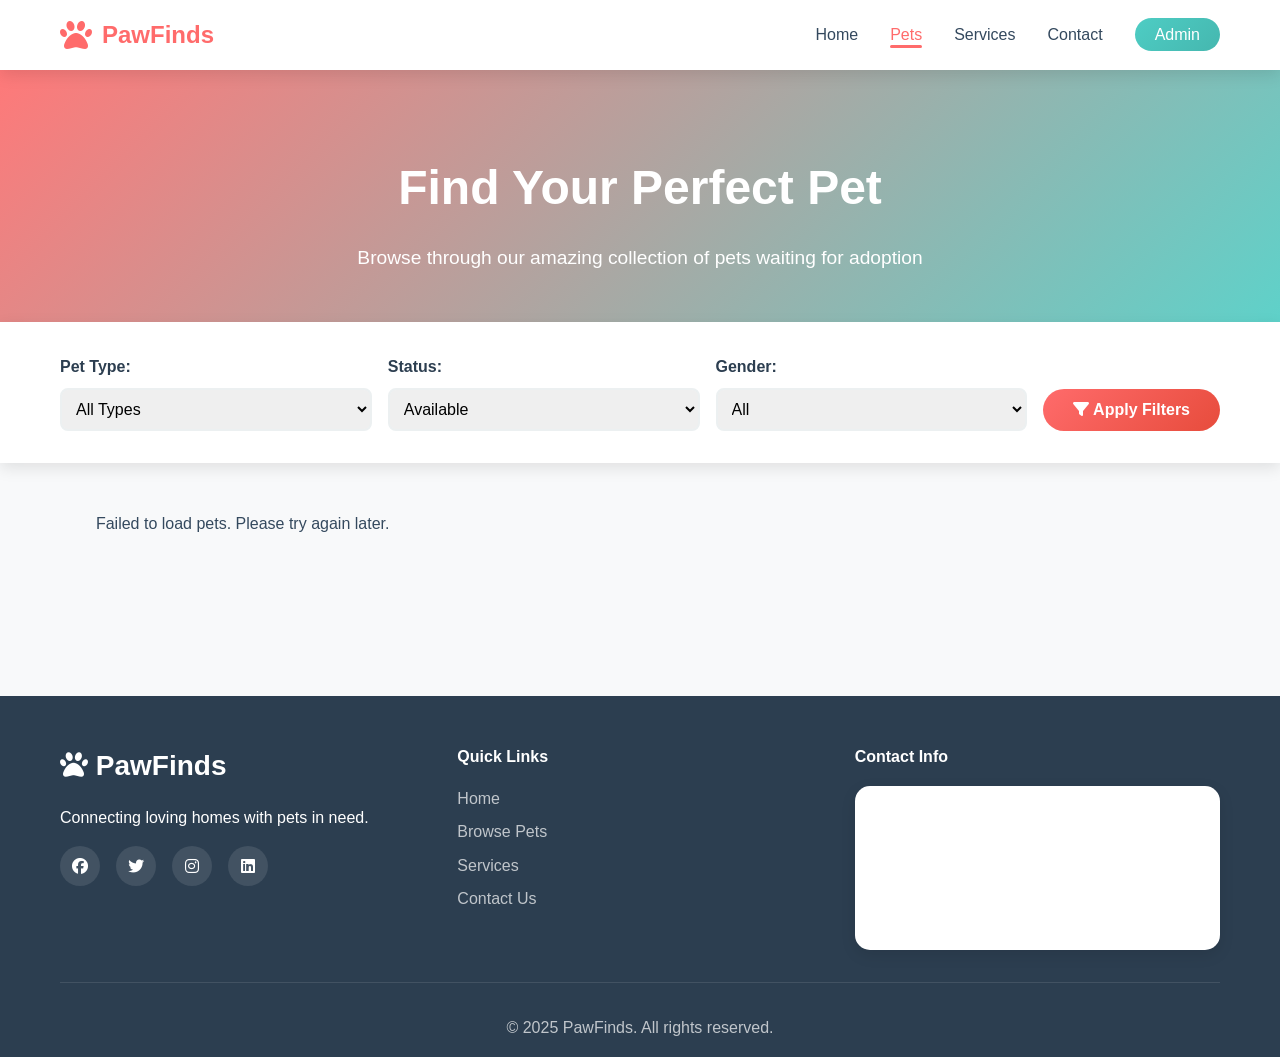
<file: Pet-Adoption-Centre-Management-System-main/PawFinds-Java/src/main/resources/static/pets.html>
<!DOCTYPE html>
<html lang="en">
<head>
    <meta charset="UTF-8">
    <meta name="viewport" content="width=device-width, initial-scale=1.0">
    <title>Browse Pets - PawFinds</title>
    <link rel="stylesheet" href="css/style.css">
    <link rel="stylesheet" href="https://cdnjs.cloudflare.com/ajax/libs/font-awesome/6.4.0/css/all.min.css">
</head>
<body>
    <!-- Navigation Bar -->
    <nav class="navbar">
        <div class="container">
            <div class="nav-brand">
                <i class="fas fa-paw"></i>
                <span>PawFinds</span>
            </div>
            <ul class="nav-menu">
                <li><a href="index.html">Home</a></li>
                <li><a href="pets.html" class="active">Pets</a></li>
                <li><a href="services.html">Services</a></li>
                <li><a href="contact.html">Contact</a></li>
                <li><a href="admin-login.html" class="admin-btn">Admin</a></li>
            </ul>
            <div class="hamburger">
                <span></span>
                <span></span>
                <span></span>
            </div>
        </div>
    </nav>

    <!-- Page Header -->
    <section class="page-header">
        <div class="container">
            <h1>Find Your Perfect Pet</h1>
            <p>Browse through our amazing collection of pets waiting for adoption</p>
        </div>
    </section>

    <!-- Filter Section -->
    <section class="filter-section">
        <div class="container">
            <div class="filters">
                <div class="filter-group">
                    <label>Pet Type:</label>
                    <select id="petTypeFilter">
                        <option value="">All Types</option>
                        <option value="Dog">Dogs</option>
                        <option value="Cat">Cats</option>
                        <option value="Bird">Birds</option>
                        <option value="Rabbit">Rabbits</option>
                        <option value="Other">Others</option>
                    </select>
                </div>
                <div class="filter-group">
                    <label>Status:</label>
                    <select id="statusFilter">
                        <option value="Available">Available</option>
                        <option value="">All Status</option>
                        <option value="Pending">Pending</option>
                        <option value="Adopted">Adopted</option>
                    </select>
                </div>
                <div class="filter-group">
                    <label>Gender:</label>
                    <select id="genderFilter">
                        <option value="">All</option>
                        <option value="Male">Male</option>
                        <option value="Female">Female</option>
                    </select>
                </div>
                <button class="btn btn-primary" onclick="applyFilters()">
                    <i class="fas fa-filter"></i> Apply Filters
                </button>
            </div>
        </div>
    </section>

    <!-- Pets Grid Section -->
    <section class="pets-section">
        <div class="container">
            <div class="pets-grid" id="allPetsGrid">
                <div class="loading">
                    <i class="fas fa-spinner fa-spin"></i>
                    <p>Loading pets...</p>
                </div>
            </div>
        </div>
    </section>

    <!-- Pet Modal -->
    <div id="petModal" class="modal">
        <div class="modal-content pet-modal-content">
            <span class="close">&times;</span>
            <div id="modalPetDetails"></div>
        </div>
    </div>

    <!-- Footer -->
    <footer class="footer">
        <div class="container">
            <div class="footer-grid">
                <div class="footer-section">
                    <h3><i class="fas fa-paw"></i> PawFinds</h3>
                    <p>Connecting loving homes with pets in need.</p>
                    <div class="social-links">
                        <a href="#"><i class="fab fa-facebook"></i></a>
                        <a href="#"><i class="fab fa-twitter"></i></a>
                        <a href="#"><i class="fab fa-instagram"></i></a>
                        <a href="#"><i class="fab fa-linkedin"></i></a>
                    </div>
                </div>
                <div class="footer-section">
                    <h4>Quick Links</h4>
                    <ul>
                        <li><a href="index.html">Home</a></li>
                        <li><a href="pets.html">Browse Pets</a></li>
                        <li><a href="services.html">Services</a></li>
                        <li><a href="contact.html">Contact Us</a></li>
                    </ul>
                </div>
                <div class="footer-section">
                    <h4>Contact Info</h4>
                    <ul class="contact-info">
                        <li><i class="fas fa-envelope"></i> info@pawfinds.com</li>
                        <li><i class="fas fa-phone"></i> +1 234 567 8900</li>
                        <li><i class="fas fa-map-marker-alt"></i> 123 Pet Street, City</li>
                    </ul>
                </div>
            </div>
            <div class="footer-bottom">
                <p>&copy; 2025 PawFinds. All rights reserved.</p>
            </div>
        </div>
    </footer>

    <script src="js/api.js"></script>
    <script src="js/pets.js"></script>
</body>
</html>
</file>
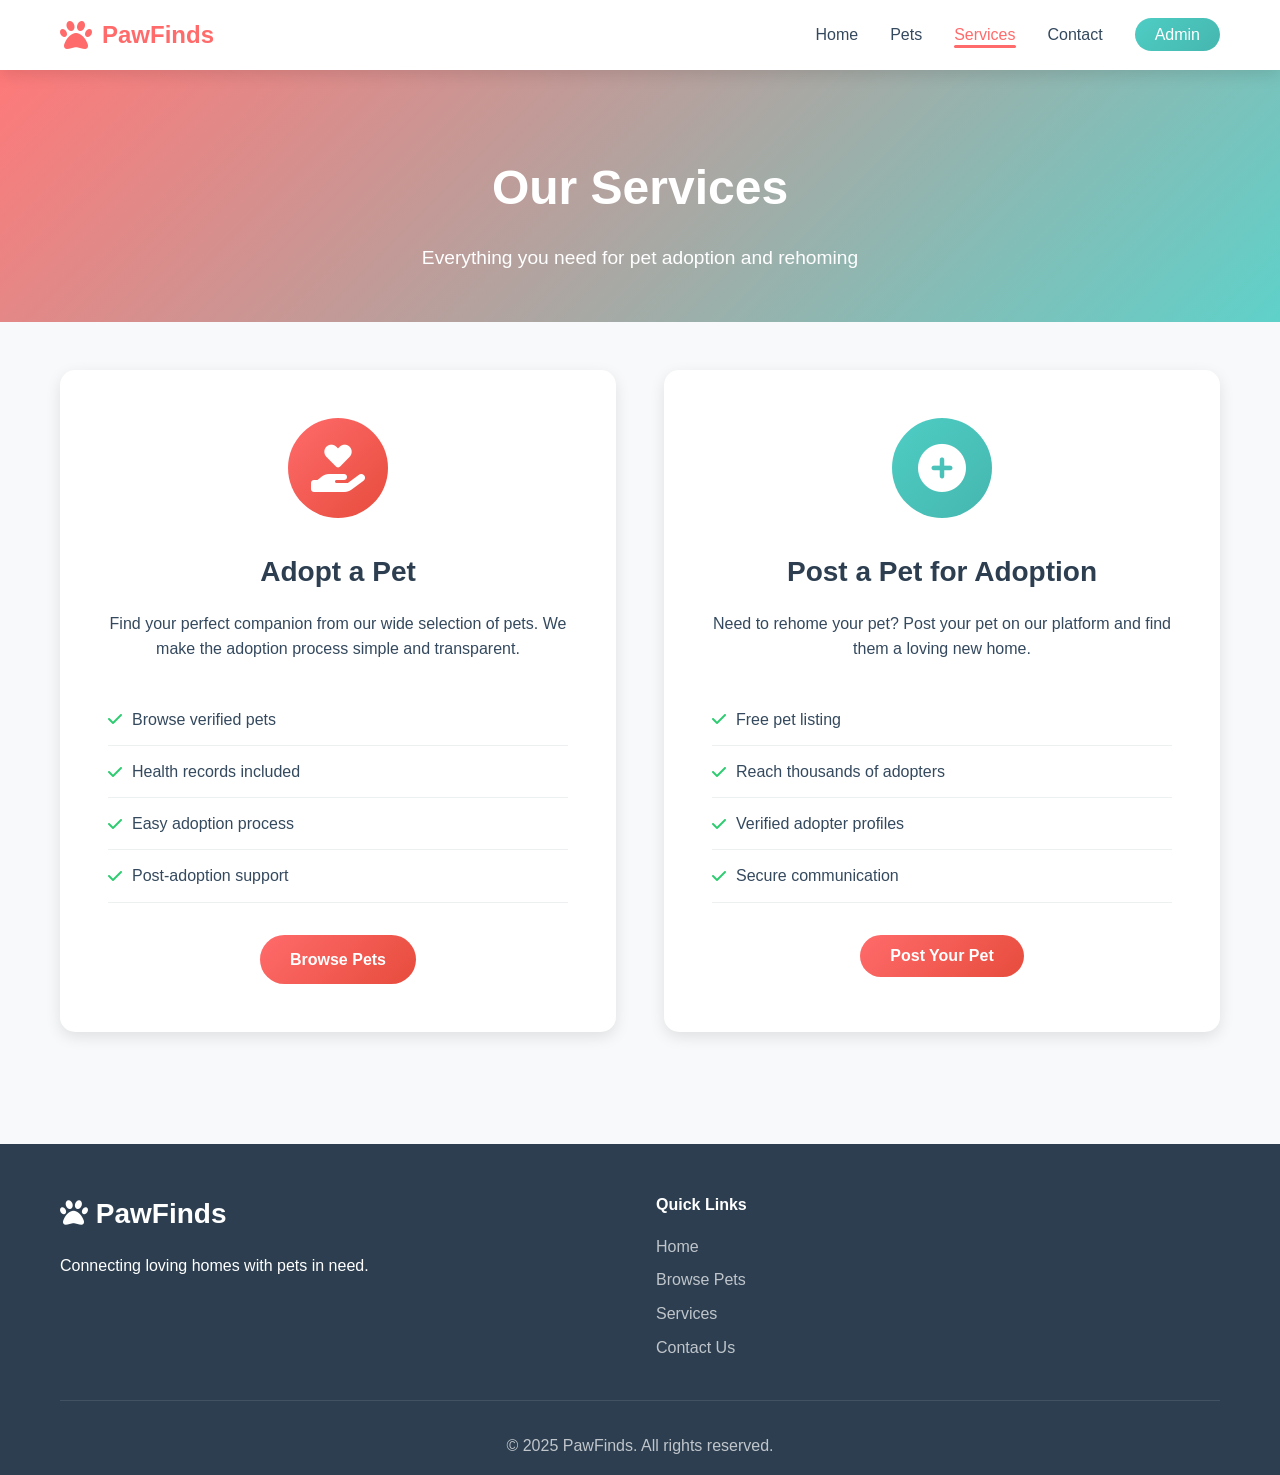
<file: Pet-Adoption-Centre-Management-System-main/PawFinds-Java/src/main/resources/static/services.html>
<!DOCTYPE html>
<html lang="en">
<head>
    <meta charset="UTF-8">
    <meta name="viewport" content="width=device-width, initial-scale=1.0">
    <title>Services - PawFinds</title>
    <link rel="stylesheet" href="css/style.css">
    <link rel="stylesheet" href="https://cdnjs.cloudflare.com/ajax/libs/font-awesome/6.4.0/css/all.min.css">
</head>
<body>
    <!-- Navigation Bar -->
    <nav class="navbar">
        <div class="container">
            <div class="nav-brand">
                <i class="fas fa-paw"></i>
                <span>PawFinds</span>
            </div>
            <ul class="nav-menu">
                <li><a href="index.html">Home</a></li>
                <li><a href="pets.html">Pets</a></li>
                <li><a href="services.html" class="active">Services</a></li>
                <li><a href="contact.html">Contact</a></li>
                <li><a href="admin-login.html" class="admin-btn">Admin</a></li>
            </ul>
            <div class="hamburger">
                <span></span>
                <span></span>
                <span></span>
            </div>
        </div>
    </nav>

    <!-- Page Header -->
    <section class="page-header">
        <div class="container">
            <h1>Our Services</h1>
            <p>Everything you need for pet adoption and rehoming</p>
        </div>
    </section>

    <!-- Services Section -->
    <section class="services-content">
        <div class="container">
            <div class="services-grid">
                <!-- Adopt a Pet -->
                <div class="service-card" id="adopt">
                    <div class="service-icon">
                        <i class="fas fa-hand-holding-heart"></i>
                    </div>
                    <h3>Adopt a Pet</h3>
                    <p>Find your perfect companion from our wide selection of pets. We make the adoption process simple and transparent.</p>
                    <ul class="service-features">
                        <li><i class="fas fa-check"></i> Browse verified pets</li>
                        <li><i class="fas fa-check"></i> Health records included</li>
                        <li><i class="fas fa-check"></i> Easy adoption process</li>
                        <li><i class="fas fa-check"></i> Post-adoption support</li>
                    </ul>
                    <a href="pets.html" class="btn btn-primary">Browse Pets</a>
                </div>

                <!-- Post a Pet -->
                <div class="service-card" id="post">
                    <div class="service-icon">
                        <i class="fas fa-plus-circle"></i>
                    </div>
                    <h3>Post a Pet for Adoption</h3>
                    <p>Need to rehome your pet? Post your pet on our platform and find them a loving new home.</p>
                    <ul class="service-features">
                        <li><i class="fas fa-check"></i> Free pet listing</li>
                        <li><i class="fas fa-check"></i> Reach thousands of adopters</li>
                        <li><i class="fas fa-check"></i> Verified adopter profiles</li>
                        <li><i class="fas fa-check"></i> Secure communication</li>
                    </ul>
                    <button class="btn btn-primary" onclick="openPostPetModal()">Post Your Pet</button>
                </div>
            </div>
        </div>
    </section>

    <!-- Post Pet Modal -->
    <div id="postPetModal" class="modal">
        <div class="modal-content">
            <span class="close" onclick="closePostPetModal()">&times;</span>
            <h2><i class="fas fa-paw"></i> Post a Pet for Adoption</h2>
            <form id="postPetForm" class="adoption-form">
                <div class="form-row">
                    <div class="form-group">
                        <label>Pet Name *</label>
                        <input type="text" id="petName" required>
                    </div>
                    <div class="form-group">
                        <label>Pet Type *</label>
                        <select id="petType" required>
                            <option value="">Select Type</option>
                            <option value="Dog">Dog</option>
                            <option value="Cat">Cat</option>
                            <option value="Bird">Bird</option>
                            <option value="Rabbit">Rabbit</option>
                            <option value="Other">Other</option>
                        </select>
                    </div>
                </div>

                <div class="form-row">
                    <div class="form-group">
                        <label>Breed *</label>
                        <input type="text" id="breed" required>
                    </div>
                    <div class="form-group">
                        <label>Age (years) *</label>
                        <input type="number" id="age" min="0" required>
                    </div>
                </div>

                <div class="form-row">
                    <div class="form-group">
                        <label>Gender *</label>
                        <select id="gender" required>
                            <option value="">Select Gender</option>
                            <option value="Male">Male</option>
                            <option value="Female">Female</option>
                        </select>
                    </div>
                    <div class="form-group">
                        <label>Location *</label>
                        <input type="text" id="location" required>
                    </div>
                </div>

                <div class="form-group">
                    <label>Description *</label>
                    <textarea id="description" rows="4" required></textarea>
                </div>

                <div class="form-row">
                    <div class="form-group">
                        <label>Owner Name *</label>
                        <input type="text" id="ownerName" required>
                    </div>
                    <div class="form-group">
                        <label>Contact Number *</label>
                        <input type="tel" id="contactNumber" required>
                    </div>
                </div>

                <div class="form-group">
                    <label>Owner Email</label>
                    <input type="email" id="ownerEmail">
                </div>

                <div class="form-group">
                    <label>Image URL</label>
                    <input type="url" id="imageUrl" placeholder="https://example.com/image.jpg">
                </div>

                <div class="form-row checkbox-row">
                    <div class="form-group checkbox-group">
                        <input type="checkbox" id="vaccinated">
                        <label for="vaccinated">Vaccinated</label>
                    </div>
                    <div class="form-group checkbox-group">
                        <input type="checkbox" id="trained">
                        <label for="trained">Trained</label>
                    </div>
                </div>

                <div class="form-actions">
                    <button type="submit" class="btn btn-primary">
                        <i class="fas fa-paper-plane"></i> Submit
                    </button>
                    <button type="button" class="btn btn-secondary" onclick="closePostPetModal()">Cancel</button>
                </div>
            </form>
        </div>
    </div>

    <!-- Footer -->
    <footer class="footer">
        <div class="container">
            <div class="footer-grid">
                <div class="footer-section">
                    <h3><i class="fas fa-paw"></i> PawFinds</h3>
                    <p>Connecting loving homes with pets in need.</p>
                </div>
                <div class="footer-section">
                    <h4>Quick Links</h4>
                    <ul>
                        <li><a href="index.html">Home</a></li>
                        <li><a href="pets.html">Browse Pets</a></li>
                        <li><a href="services.html">Services</a></li>
                        <li><a href="contact.html">Contact Us</a></li>
                    </ul>
                </div>
            </div>
            <div class="footer-bottom">
                <p>&copy; 2025 PawFinds. All rights reserved.</p>
            </div>
        </div>
    </footer>

    <script src="js/api.js"></script>
    <script src="js/services.js"></script>
</body>
</html>
</file>
<file: Pet-Adoption-Centre-Management-System-main/PawFinds-Java/src/main/resources/static/css/style.css>
/* ===== Global Styles ===== */
* {
    margin: 0;
    padding: 0;
    box-sizing: border-box;
}

:root {
    --primary-color: #FF6B6B;
    --secondary-color: #4ECDC4;
    --accent-color: #FFE66D;
    --dark-color: #2C3E50;
    --light-color: #ECF0F1;
    --text-color: #34495E;
    --white: #FFFFFF;
    --success: #2ECC71;
    --warning: #F39C12;
    --danger: #E74C3C;
    --info: #3498DB;
    --shadow: 0 5px 15px rgba(0,0,0,0.1);
    --shadow-lg: 0 10px 30px rgba(0,0,0,0.15);
}

body {
    font-family: 'Segoe UI', Tahoma, Geneva, Verdana, sans-serif;
    line-height: 1.6;
    color: var(--text-color);
    background-color: #f8f9fa;
}

.container {
    max-width: 1200px;
    margin: 0 auto;
    padding: 0 20px;
}

/* ===== Typography ===== */
h1, h2, h3, h4, h5, h6 {
    font-weight: 600;
    margin-bottom: 1rem;
    color: var(--dark-color);
}

h1 { font-size: 2.5rem; }
h2 { font-size: 2rem; }
h3 { font-size: 1.75rem; }

/* ===== Buttons ===== */
.btn {
    display: inline-block;
    padding: 12px 30px;
    border: none;
    border-radius: 50px;
    font-size: 1rem;
    font-weight: 600;
    text-decoration: none;
    cursor: pointer;
    transition: all 0.3s ease;
    text-align: center;
}

.btn-primary {
    background: linear-gradient(135deg, var(--primary-color), #e74c3c);
    color: var(--white);
}

.btn-primary:hover {
    transform: translateY(-2px);
    box-shadow: 0 10px 20px rgba(255, 107, 107, 0.3);
}

.btn-secondary {
    background: linear-gradient(135deg, var(--secondary-color), #45b7af);
    color: var(--white);
}

.btn-secondary:hover {
    transform: translateY(-2px);
    box-shadow: 0 10px 20px rgba(78, 205, 196, 0.3);
}

.btn-light {
    background: var(--white);
    color: var(--primary-color);
}

.btn-light:hover {
    transform: translateY(-2px);
    box-shadow: 0 10px 20px rgba(0, 0, 0, 0.1);
}

.btn-danger {
    background: var(--danger);
    color: var(--white);
}

.btn-sm {
    padding: 8px 20px;
    font-size: 0.9rem;
}

.btn-block {
    display: block;
    width: 100%;
}

/* ===== Navigation Bar ===== */
.navbar {
    background: var(--white);
    box-shadow: var(--shadow);
    position: sticky;
    top: 0;
    z-index: 1000;
    padding: 1rem 0;
}

.navbar .container {
    display: flex;
    justify-content: space-between;
    align-items: center;
}

.nav-brand {
    display: flex;
    align-items: center;
    gap: 10px;
    font-size: 1.5rem;
    font-weight: 700;
    color: var(--primary-color);
    cursor: pointer;
}

.nav-brand i {
    font-size: 2rem;
}

.nav-menu {
    display: flex;
    list-style: none;
    gap: 2rem;
    align-items: center;
}

.nav-menu a {
    text-decoration: none;
    color: var(--text-color);
    font-weight: 500;
    transition: color 0.3s ease;
    position: relative;
}

.nav-menu a:hover,
.nav-menu a.active {
    color: var(--primary-color);
}

.nav-menu a.active::after {
    content: '';
    position: absolute;
    bottom: -5px;
    left: 0;
    width: 100%;
    height: 3px;
    background: var(--primary-color);
    border-radius: 2px;
}

.admin-btn {
    background: linear-gradient(135deg, var(--secondary-color), #45b7af);
    color: var(--white) !important;
    padding: 8px 20px;
    border-radius: 50px;
}

.hamburger {
    display: none;
    flex-direction: column;
    gap: 5px;
    cursor: pointer;
}

.hamburger span {
    width: 25px;
    height: 3px;
    background: var(--primary-color);
    border-radius: 2px;
    transition: all 0.3s ease;
}

/* ===== Hero Section ===== */
.hero {
    height: 90vh;
    position: relative;
    display: flex;
    align-items: center;
    justify-content: center;
    text-align: center;
    background: linear-gradient(135deg, rgba(255, 107, 107, 0.9), rgba(78, 205, 196, 0.9)),
                url('https://images.unsplash.com/photo-1450778869180-41d0601e046e?ixlib=rb-4.0.3&auto=format&fit=crop&w=1920&q=80');
    background-size: cover;
    background-position: center;
    background-attachment: fixed;
    color: var(--white);
    overflow: hidden;
}

.hero-overlay {
    position: absolute;
    top: 0;
    left: 0;
    right: 0;
    bottom: 0;
    background: rgba(0, 0, 0, 0.3);
}

.hero-content {
    position: relative;
    z-index: 2;
    max-width: 800px;
    padding: 0 20px;
}

.hero-content h1 {
    font-size: 3.5rem;
    color: var(--white);
    margin-bottom: 1rem;
    text-shadow: 2px 2px 10px rgba(0, 0, 0, 0.3);
}

.hero-content p {
    font-size: 1.3rem;
    margin-bottom: 2rem;
    text-shadow: 1px 1px 5px rgba(0, 0, 0, 0.3);
}

.hero-buttons {
    display: flex;
    gap: 1rem;
    justify-content: center;
    flex-wrap: wrap;
}

.scroll-indicator {
    position: absolute;
    bottom: 30px;
    left: 50%;
    transform: translateX(-50%);
    animation: bounce 2s infinite;
}

.scroll-indicator i {
    font-size: 2rem;
    color: var(--white);
}

@keyframes bounce {
    0%, 20%, 50%, 80%, 100% { transform: translateX(-50%) translateY(0); }
    40% { transform: translateX(-50%) translateY(-20px); }
    60% { transform: translateX(-50%) translateY(-10px); }
}

/* Animations */
@keyframes fadeIn {
    from { opacity: 0; transform: translateY(30px); }
    to { opacity: 1; transform: translateY(0); }
}

.animate-fade-in {
    animation: fadeIn 1s ease;
}

.animate-fade-in-delay {
    animation: fadeIn 1s ease 0.3s backwards;
}

.animate-fade-in-delay-2 {
    animation: fadeIn 1s ease 0.6s backwards;
}

/* ===== Stats Section ===== */
.stats-section {
    padding: 4rem 0;
    background: var(--white);
}

.stats-grid {
    display: grid;
    grid-template-columns: repeat(auto-fit, minmax(250px, 1fr));
    gap: 2rem;
}

.stat-card {
    text-align: center;
    padding: 2rem;
    border-radius: 15px;
    background: linear-gradient(135deg, #667eea 0%, #764ba2 100%);
    color: var(--white);
    transition: transform 0.3s ease;
}

.stat-card:nth-child(2) {
    background: linear-gradient(135deg, #f093fb 0%, #f5576c 100%);
}

.stat-card:nth-child(3) {
    background: linear-gradient(135deg, #4facfe 0%, #00f2fe 100%);
}

.stat-card:nth-child(4) {
    background: linear-gradient(135deg, #43e97b 0%, #38f9d7 100%);
}

.stat-card:hover {
    transform: translateY(-10px);
}

.stat-card i {
    font-size: 3rem;
    margin-bottom: 1rem;
}

.stat-card h3 {
    font-size: 2.5rem;
    color: var(--white);
    margin-bottom: 0.5rem;
}

.stat-card p {
    font-size: 1.1rem;
}

/* ===== Featured Pets Section ===== */
.featured-pets,
.why-adopt,
.how-it-works {
    padding: 5rem 0;
}

.section-header {
    text-align: center;
    margin-bottom: 3rem;
}

.section-header h2 {
    font-size: 2.5rem;
    margin-bottom: 1rem;
}

.section-header p {
    font-size: 1.1rem;
    color: #666;
}

.pets-grid {
    display: grid;
    grid-template-columns: repeat(auto-fill, minmax(300px, 1fr));
    gap: 2rem;
    margin-bottom: 3rem;
}

.pet-card {
    background: var(--white);
    border-radius: 15px;
    overflow: hidden;
    box-shadow: var(--shadow);
    transition: transform 0.3s ease, box-shadow 0.3s ease;
    cursor: pointer;
}

.pet-card:hover {
    transform: translateY(-10px);
    box-shadow: var(--shadow-lg);
}

.pet-card-image {
    width: 100%;
    height: 250px;
    object-fit: cover;
}

.pet-card-content {
    padding: 1.5rem;
}

.pet-card-header {
    display: flex;
    justify-content: space-between;
    align-items: center;
    margin-bottom: 1rem;
}

.pet-card-header h3 {
    margin: 0;
    color: var(--dark-color);
}

.pet-status {
    padding: 5px 15px;
    border-radius: 20px;
    font-size: 0.85rem;
    font-weight: 600;
}

.status-available {
    background: #d4edda;
    color: #155724;
}

.status-pending {
    background: #fff3cd;
    color: #856404;
}

.status-adopted {
    background: #f8d7da;
    color: #721c24;
}

.pet-info {
    display: flex;
    flex-wrap: wrap;
    gap: 1rem;
    margin-bottom: 1rem;
    color: #666;
}

.pet-info span {
    display: flex;
    align-items: center;
    gap: 5px;
}

.pet-description {
    color: #666;
    margin-bottom: 1rem;
    display: -webkit-box;
    -webkit-line-clamp: 2;
    -webkit-box-orient: vertical;
    overflow: hidden;
}

.pet-tags {
    display: flex;
    gap: 0.5rem;
    flex-wrap: wrap;
    margin-bottom: 1rem;
}

.pet-tag {
    background: var(--light-color);
    padding: 5px 12px;
    border-radius: 15px;
    font-size: 0.85rem;
    color: var(--text-color);
}

.pet-card-footer {
    display: flex;
    gap: 0.5rem;
}

.pet-card-footer .btn {
    flex: 1;
    padding: 10px;
    font-size: 0.9rem;
}

/* ===== Features Grid ===== */
.features-grid {
    display: grid;
    grid-template-columns: repeat(auto-fit, minmax(250px, 1fr));
    gap: 2rem;
}

.feature-card {
    text-align: center;
    padding: 2rem;
    background: var(--white);
    border-radius: 15px;
    box-shadow: var(--shadow);
    transition: transform 0.3s ease;
}

.feature-card:hover {
    transform: translateY(-10px);
}

.feature-icon {
    width: 80px;
    height: 80px;
    margin: 0 auto 1.5rem;
    background: linear-gradient(135deg, var(--primary-color), #e74c3c);
    border-radius: 50%;
    display: flex;
    align-items: center;
    justify-content: center;
    color: var(--white);
    font-size: 2rem;
}

.feature-card:nth-child(2) .feature-icon {
    background: linear-gradient(135deg, var(--secondary-color), #45b7af);
}

.feature-card:nth-child(3) .feature-icon {
    background: linear-gradient(135deg, var(--accent-color), #ffd93d);
}

.feature-card:nth-child(4) .feature-icon {
    background: linear-gradient(135deg, var(--success), #27ae60);
}

/* ===== How It Works Section ===== */
.how-it-works {
    background: var(--light-color);
}

.steps-container {
    display: grid;
    grid-template-columns: repeat(auto-fit, minmax(200px, 1fr));
    gap: 2rem;
    position: relative;
}

.step {
    text-align: center;
    position: relative;
    padding: 2rem 1rem;
}

.step-number {
    position: absolute;
    top: -10px;
    right: 10px;
    width: 40px;
    height: 40px;
    background: var(--primary-color);
    color: var(--white);
    border-radius: 50%;
    display: flex;
    align-items: center;
    justify-content: center;
    font-weight: 700;
    font-size: 1.2rem;
}

.step-icon {
    width: 100px;
    height: 100px;
    margin: 0 auto 1.5rem;
    background: var(--white);
    border-radius: 50%;
    display: flex;
    align-items: center;
    justify-content: center;
    box-shadow: var(--shadow);
}

.step-icon i {
    font-size: 2.5rem;
    color: var(--primary-color);
}

.step:nth-child(2) .step-icon i { color: var(--secondary-color); }
.step:nth-child(3) .step-icon i { color: var(--warning); }
.step:nth-child(4) .step-icon i { color: var(--success); }

/* ===== CTA Section ===== */
.cta-section {
    padding: 5rem 0;
    background: linear-gradient(135deg, var(--primary-color), var(--secondary-color));
    color: var(--white);
    text-align: center;
}

.cta-content h2 {
    color: var(--white);
    font-size: 2.5rem;
    margin-bottom: 1rem;
}

.cta-content p {
    font-size: 1.2rem;
    margin-bottom: 2rem;
}

/* ===== Page Header ===== */
.page-header {
    background: linear-gradient(135deg, rgba(255, 107, 107, 0.9), rgba(78, 205, 196, 0.9));
    color: var(--white);
    padding: 5rem 0 3rem;
    text-align: center;
}

.page-header h1 {
    color: var(--white);
    font-size: 3rem;
    margin-bottom: 1rem;
}

.page-header p {
    font-size: 1.2rem;
}

/* ===== Filter Section ===== */
.filter-section {
    padding: 2rem 0;
    background: var(--white);
    box-shadow: var(--shadow);
}

.filters {
    display: flex;
    gap: 1rem;
    flex-wrap: wrap;
    align-items: end;
}

.filter-group {
    flex: 1;
    min-width: 200px;
}

.filter-group label {
    display: block;
    margin-bottom: 0.5rem;
    font-weight: 600;
    color: var(--dark-color);
}

.filter-group select,
.filter-group input {
    width: 100%;
    padding: 10px;
    border: 2px solid var(--light-color);
    border-radius: 8px;
    font-size: 1rem;
    transition: border-color 0.3s ease;
}

.filter-group select:focus,
.filter-group input:focus {
    outline: none;
    border-color: var(--primary-color);
}

/* ===== Pets Section ===== */
.pets-section {
    padding: 3rem 0;
}

/* ===== Services Content ===== */
.services-content {
    padding: 3rem 0;
}

.services-grid {
    display: grid;
    grid-template-columns: repeat(auto-fit, minmax(450px, 1fr));
    gap: 3rem;
}

.service-card {
    background: var(--white);
    padding: 3rem;
    border-radius: 15px;
    box-shadow: var(--shadow);
    text-align: center;
}

.service-icon {
    width: 100px;
    height: 100px;
    margin: 0 auto 2rem;
    background: linear-gradient(135deg, var(--primary-color), #e74c3c);
    border-radius: 50%;
    display: flex;
    align-items: center;
    justify-content: center;
    color: var(--white);
    font-size: 3rem;
}

.service-card:nth-child(2) .service-icon {
    background: linear-gradient(135deg, var(--secondary-color), #45b7af);
}

.service-features {
    list-style: none;
    text-align: left;
    margin: 2rem 0;
}

.service-features li {
    padding: 0.8rem 0;
    border-bottom: 1px solid var(--light-color);
    display: flex;
    align-items: center;
    gap: 10px;
}

.service-features i {
    color: var(--success);
}

/* ===== Contact Section ===== */
.contact-section {
    padding: 3rem 0;
}

.contact-grid {
    display: grid;
    grid-template-columns: 1fr 1.5fr;
    gap: 3rem;
}

.contact-info {
    background: var(--white);
    padding: 2rem;
    border-radius: 15px;
    box-shadow: var(--shadow);
}

.contact-info h2 {
    margin-bottom: 1rem;
}

.contact-info p {
    margin-bottom: 2rem;
    color: #666;
}

.contact-item {
    display: flex;
    gap: 1rem;
    margin-bottom: 2rem;
}

.contact-icon {
    width: 50px;
    height: 50px;
    background: linear-gradient(135deg, var(--primary-color), #e74c3c);
    border-radius: 50%;
    display: flex;
    align-items: center;
    justify-content: center;
    color: var(--white);
    flex-shrink: 0;
}

.contact-item h4 {
    margin-bottom: 0.5rem;
}

.social-links-large {
    display: flex;
    gap: 1rem;
    margin-top: 2rem;
}

.social-links-large a {
    width: 45px;
    height: 45px;
    background: linear-gradient(135deg, var(--primary-color), #e74c3c);
    border-radius: 50%;
    display: flex;
    align-items: center;
    justify-content: center;
    color: var(--white);
    font-size: 1.2rem;
    transition: transform 0.3s ease;
}

.social-links-large a:hover {
    transform: translateY(-5px);
}

.contact-form-container {
    background: var(--white);
    padding: 2rem;
    border-radius: 15px;
    box-shadow: var(--shadow);
}

.contact-form .form-group {
    margin-bottom: 1.5rem;
}

.contact-form label {
    display: block;
    margin-bottom: 0.5rem;
    font-weight: 600;
    color: var(--dark-color);
}

.contact-form input,
.contact-form textarea {
    width: 100%;
    padding: 12px;
    border: 2px solid var(--light-color);
    border-radius: 8px;
    font-size: 1rem;
    font-family: inherit;
    transition: border-color 0.3s ease;
}

.contact-form input:focus,
.contact-form textarea:focus {
    outline: none;
    border-color: var(--primary-color);
}

.contact-form textarea {
    resize: vertical;
}

/* ===== Modal ===== */
.modal {
    display: none;
    position: fixed;
    z-index: 2000;
    left: 0;
    top: 0;
    width: 100%;
    height: 100%;
    overflow: auto;
    background-color: rgba(0,0,0,0.7);
    animation: fadeIn 0.3s ease;
}

.modal-content {
    background-color: var(--white);
    margin: 5% auto;
    padding: 2rem;
    border-radius: 15px;
    width: 90%;
    max-width: 600px;
    position: relative;
    animation: slideDown 0.3s ease;
}

@keyframes slideDown {
    from {
        opacity: 0;
        transform: translateY(-50px);
    }
    to {
        opacity: 1;
        transform: translateY(0);
    }
}

.pet-modal-content {
    max-width: 800px;
}

.close {
    color: #aaa;
    float: right;
    font-size: 28px;
    font-weight: bold;
    cursor: pointer;
    transition: color 0.3s ease;
}

.close:hover,
.close:focus {
    color: var(--danger);
}

/* ===== Forms ===== */
.adoption-form .form-row {
    display: grid;
    grid-template-columns: 1fr 1fr;
    gap: 1rem;
}

.form-group {
    margin-bottom: 1.5rem;
}

.form-group label {
    display: block;
    margin-bottom: 0.5rem;
    font-weight: 600;
    color: var(--dark-color);
}

.form-group input,
.form-group select,
.form-group textarea {
    width: 100%;
    padding: 12px;
    border: 2px solid var(--light-color);
    border-radius: 8px;
    font-size: 1rem;
    font-family: inherit;
    transition: border-color 0.3s ease;
}

.form-group input:focus,
.form-group select:focus,
.form-group textarea:focus {
    outline: none;
    border-color: var(--primary-color);
}

.checkbox-row {
    grid-template-columns: repeat(auto-fit, minmax(150px, 1fr));
}

.checkbox-group {
    display: flex;
    align-items: center;
    gap: 10px;
}

.checkbox-group input[type="checkbox"] {
    width: auto;
}

.form-actions {
    display: flex;
    gap: 1rem;
    margin-top: 2rem;
}

.form-actions .btn {
    flex: 1;
}

/* ===== Login Page ===== */
.login-container {
    min-height: 100vh;
    display: flex;
    align-items: center;
    justify-content: center;
    background: linear-gradient(135deg, rgba(255, 107, 107, 0.9), rgba(78, 205, 196, 0.9)),
                url('https://images.unsplash.com/photo-1548199973-03cce0bbc87b?ixlib=rb-4.0.3&auto=format&fit=crop&w=1920&q=80');
    background-size: cover;
    background-position: center;
    padding: 20px;
}

.login-box {
    background: var(--white);
    padding: 3rem;
    border-radius: 20px;
    box-shadow: var(--shadow-lg);
    width: 100%;
    max-width: 450px;
}

.login-header {
    text-align: center;
    margin-bottom: 2rem;
}

.login-header i {
    font-size: 4rem;
    color: var(--primary-color);
    margin-bottom: 1rem;
}

.login-header h2 {
    margin-bottom: 0.5rem;
}

.login-header p {
    color: #666;
}

.login-form .form-group {
    margin-bottom: 1.5rem;
}

.login-form label {
    display: flex;
    align-items: center;
    gap: 10px;
    margin-bottom: 0.5rem;
    font-weight: 600;
    color: var(--dark-color);
}

.form-options {
    display: flex;
    justify-content: space-between;
    align-items: center;
    margin-bottom: 1.5rem;
}

.checkbox-label {
    display: flex;
    align-items: center;
    gap: 8px;
    cursor: pointer;
}

.checkbox-label input {
    width: auto;
}

.forgot-link {
    color: var(--primary-color);
    text-decoration: none;
    font-size: 0.9rem;
}

.forgot-link:hover {
    text-decoration: underline;
}

.login-footer {
    text-align: center;
    margin-top: 2rem;
    padding-top: 2rem;
    border-top: 1px solid var(--light-color);
}

.login-footer a {
    color: var(--primary-color);
    text-decoration: none;
}

.login-footer a:hover {
    text-decoration: underline;
}

.back-link {
    display: inline-flex;
    align-items: center;
    gap: 8px;
    margin-top: 1rem;
    color: var(--text-color);
}

/* ===== Admin Panel ===== */
.admin-body {
    background: #f5f6fa;
}

.admin-navbar {
    background: var(--white);
    box-shadow: var(--shadow);
    padding: 1rem 2rem;
    display: flex;
    justify-content: space-between;
    align-items: center;
    position: sticky;
    top: 0;
    z-index: 1000;
}

.admin-nav-brand {
    display: flex;
    align-items: center;
    gap: 10px;
    font-size: 1.5rem;
    font-weight: 700;
    color: var(--primary-color);
}

.admin-nav-right {
    display: flex;
    align-items: center;
    gap: 1.5rem;
}

.admin-username {
    display: flex;
    align-items: center;
    gap: 8px;
    color: var(--text-color);
    font-weight: 600;
}

.admin-container {
    display: flex;
    min-height: calc(100vh - 70px);
}

.admin-sidebar {
    width: 250px;
    background: var(--white);
    box-shadow: var(--shadow);
    padding: 2rem 0;
}

.admin-menu {
    list-style: none;
}

.admin-menu li {
    padding: 1rem 2rem;
    display: flex;
    align-items: center;
    gap: 1rem;
    cursor: pointer;
    transition: all 0.3s ease;
    color: var(--text-color);
}

.admin-menu li:hover,
.admin-menu li.active {
    background: linear-gradient(90deg, var(--primary-color), transparent);
    color: var(--primary-color);
    border-left: 4px solid var(--primary-color);
}

.admin-menu li i {
    font-size: 1.2rem;
    width: 25px;
}

.admin-main {
    flex: 1;
    padding: 2rem;
    overflow-y: auto;
}

.admin-section {
    display: none;
}

.admin-section.active {
    display: block;
}

.section-header-admin {
    display: flex;
    justify-content: space-between;
    align-items: center;
    margin-bottom: 2rem;
}

/* ===== Dashboard Cards ===== */
.dashboard-cards {
    display: grid;
    grid-template-columns: repeat(auto-fit, minmax(250px, 1fr));
    gap: 2rem;
    margin-bottom: 3rem;
}

.dashboard-card {
    background: var(--white);
    padding: 2rem;
    border-radius: 15px;
    box-shadow: var(--shadow);
    display: flex;
    align-items: center;
    gap: 1.5rem;
    transition: transform 0.3s ease;
}

.dashboard-card:hover {
    transform: translateY(-5px);
}

.card-icon {
    width: 70px;
    height: 70px;
    border-radius: 50%;
    display: flex;
    align-items: center;
    justify-content: center;
    font-size: 2rem;
    color: var(--white);
}

.card-icon.blue {
    background: linear-gradient(135deg, #667eea 0%, #764ba2 100%);
}

.card-icon.green {
    background: linear-gradient(135deg, #43e97b 0%, #38f9d7 100%);
}

.card-icon.orange {
    background: linear-gradient(135deg, #fa709a 0%, #fee140 100%);
}

.card-icon.red {
    background: linear-gradient(135deg, #f093fb 0%, #f5576c 100%);
}

.card-info h3 {
    font-size: 2rem;
    margin-bottom: 0.5rem;
}

.card-info p {
    color: #666;
    margin: 0;
}

/* ===== Dashboard Charts ===== */
.dashboard-charts {
    background: var(--white);
    padding: 2rem;
    border-radius: 15px;
    box-shadow: var(--shadow);
}

.activities-list {
    list-style: none;
}

.activities-list li {
    padding: 1rem 0;
    border-bottom: 1px solid var(--light-color);
}

.activities-list li:last-child {
    border-bottom: none;
}

/* ===== Admin Table ===== */
.table-container {
    background: var(--white);
    border-radius: 15px;
    box-shadow: var(--shadow);
    overflow-x: auto;
}

.admin-table {
    width: 100%;
    border-collapse: collapse;
}

.admin-table thead {
    background: linear-gradient(135deg, var(--primary-color), #e74c3c);
    color: var(--white);
}

.admin-table th,
.admin-table td {
    padding: 1rem;
    text-align: left;
}

.admin-table tbody tr {
    border-bottom: 1px solid var(--light-color);
    transition: background 0.3s ease;
}

.admin-table tbody tr:hover {
    background: #f8f9fa;
}

.admin-table .btn {
    padding: 6px 15px;
    font-size: 0.85rem;
    margin: 0 3px;
}

/* ===== Footer ===== */
.footer {
    background: var(--dark-color);
    color: var(--white);
    padding: 3rem 0 1rem;
    margin-top: 4rem;
}

.footer-grid {
    display: grid;
    grid-template-columns: repeat(auto-fit, minmax(250px, 1fr));
    gap: 2rem;
    margin-bottom: 2rem;
}

.footer-section h3,
.footer-section h4 {
    color: var(--white);
    margin-bottom: 1rem;
}

.footer-section ul {
    list-style: none;
}

.footer-section ul li {
    margin-bottom: 0.5rem;
}

.footer-section a {
    color: rgba(255, 255, 255, 0.7);
    text-decoration: none;
    transition: color 0.3s ease;
}

.footer-section a:hover {
    color: var(--white);
}

.social-links {
    display: flex;
    gap: 1rem;
    margin-top: 1rem;
}

.social-links a {
    width: 40px;
    height: 40px;
    background: rgba(255, 255, 255, 0.1);
    border-radius: 50%;
    display: flex;
    align-items: center;
    justify-content: center;
    color: var(--white);
    transition: all 0.3s ease;
}

.social-links a:hover {
    background: var(--primary-color);
    transform: translateY(-3px);
}

.contact-info {
    list-style: none;
}

.contact-info li {
    display: flex;
    align-items: center;
    gap: 10px;
    margin-bottom: 0.8rem;
    color: rgba(255, 255, 255, 0.7);
}

.footer-bottom {
    text-align: center;
    padding-top: 2rem;
    border-top: 1px solid rgba(255, 255, 255, 0.1);
    color: rgba(255, 255, 255, 0.7);
}

.footer-bottom i {
    color: var(--primary-color);
}

/* ===== Utilities ===== */
.text-center {
    text-align: center;
}

.loading {
    text-align: center;
    padding: 3rem;
    color: #666;
}

.loading i {
    font-size: 3rem;
    margin-bottom: 1rem;
    color: var(--primary-color);
}

/* ===== Responsive Design ===== */
@media (max-width: 968px) {
    .hamburger {
        display: flex;
    }

    .nav-menu {
        position: fixed;
        left: -100%;
        top: 70px;
        flex-direction: column;
        background: var(--white);
        width: 100%;
        padding: 2rem;
        box-shadow: var(--shadow);
        transition: left 0.3s ease;
    }

    .nav-menu.active {
        left: 0;
    }

    .hero-content h1 {
        font-size: 2.5rem;
    }

    .services-grid {
        grid-template-columns: 1fr;
    }

    .contact-grid {
        grid-template-columns: 1fr;
    }

    .admin-container {
        flex-direction: column;
    }

    .admin-sidebar {
        width: 100%;
    }

    .admin-menu {
        display: flex;
        overflow-x: auto;
    }

    .admin-menu li {
        white-space: nowrap;
    }
}

@media (max-width: 768px) {
    .hero-content h1 {
        font-size: 2rem;
    }

    .hero-content p {
        font-size: 1rem;
    }

    .hero-buttons {
        flex-direction: column;
    }

    .stats-grid {
        grid-template-columns: 1fr;
    }

    .pets-grid {
        grid-template-columns: 1fr;
    }

    .adoption-form .form-row {
        grid-template-columns: 1fr;
    }

    .section-header h2 {
        font-size: 2rem;
    }
}
</file>
